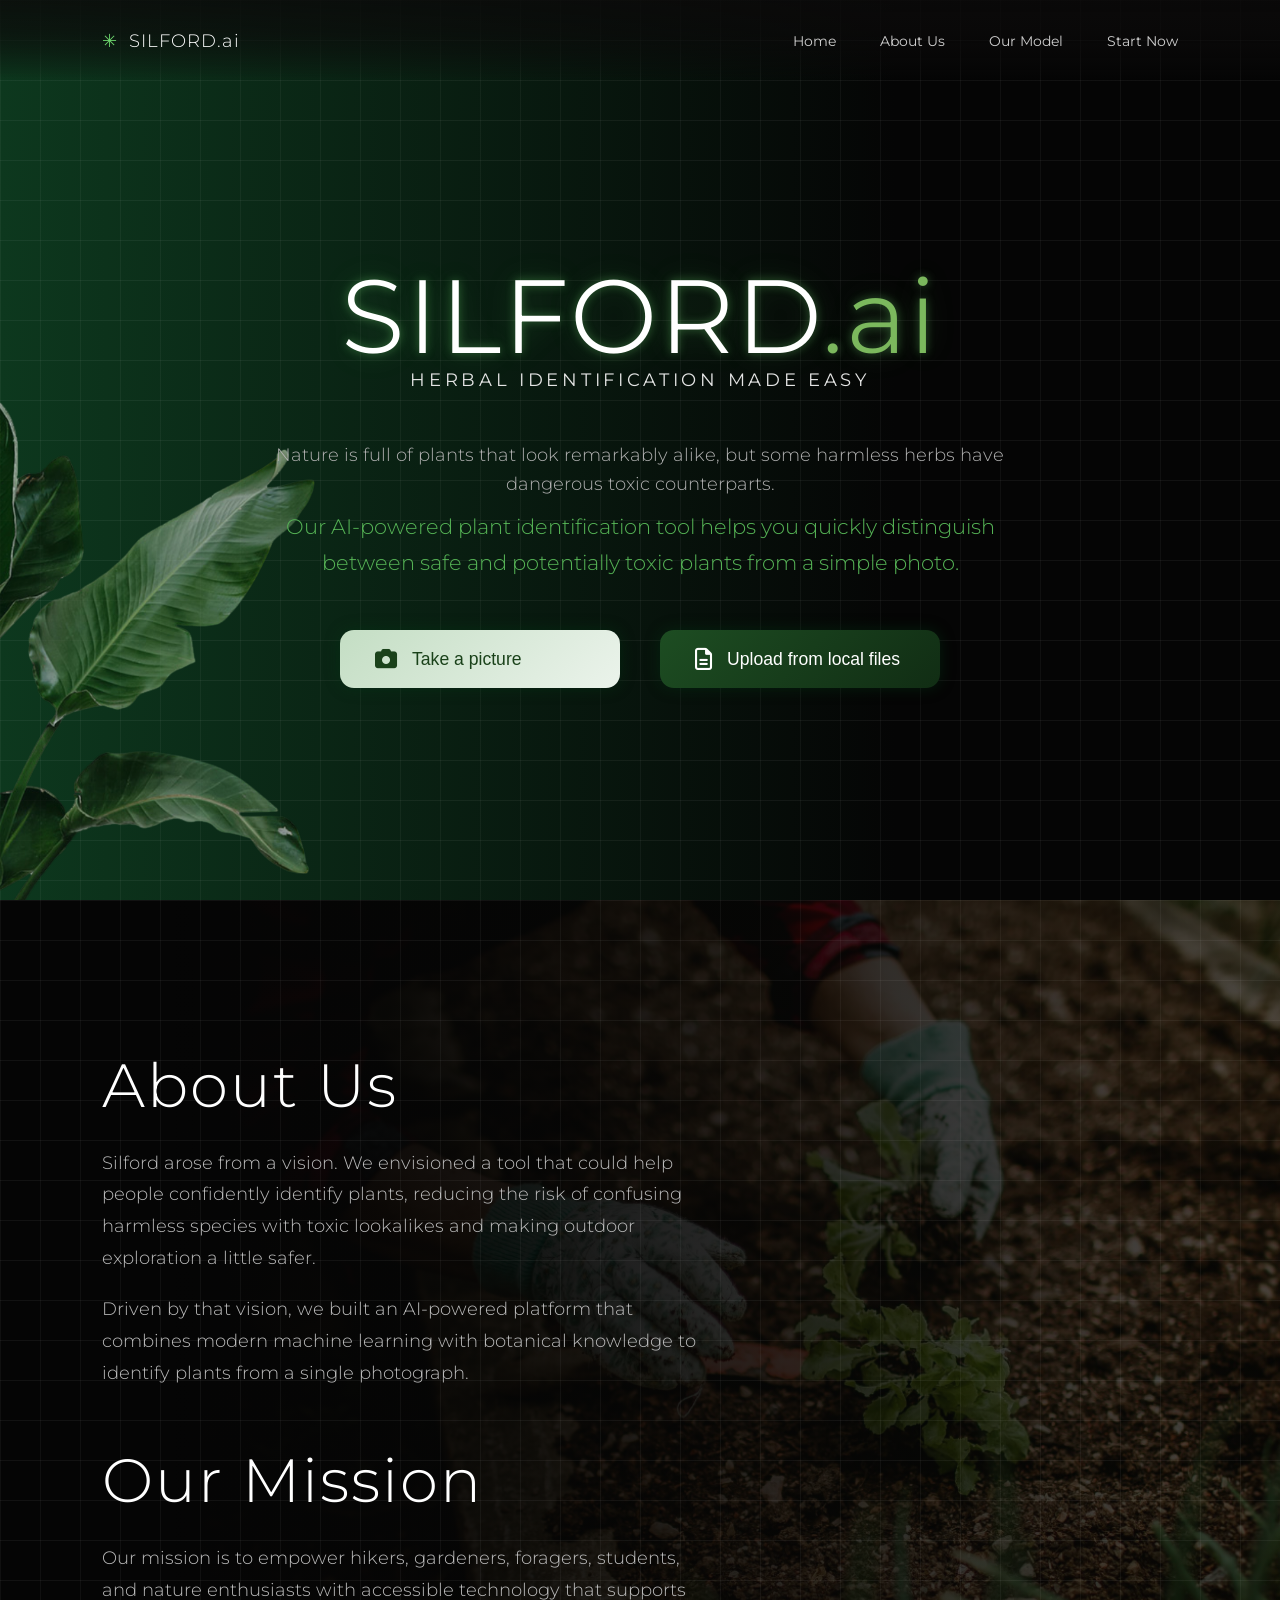
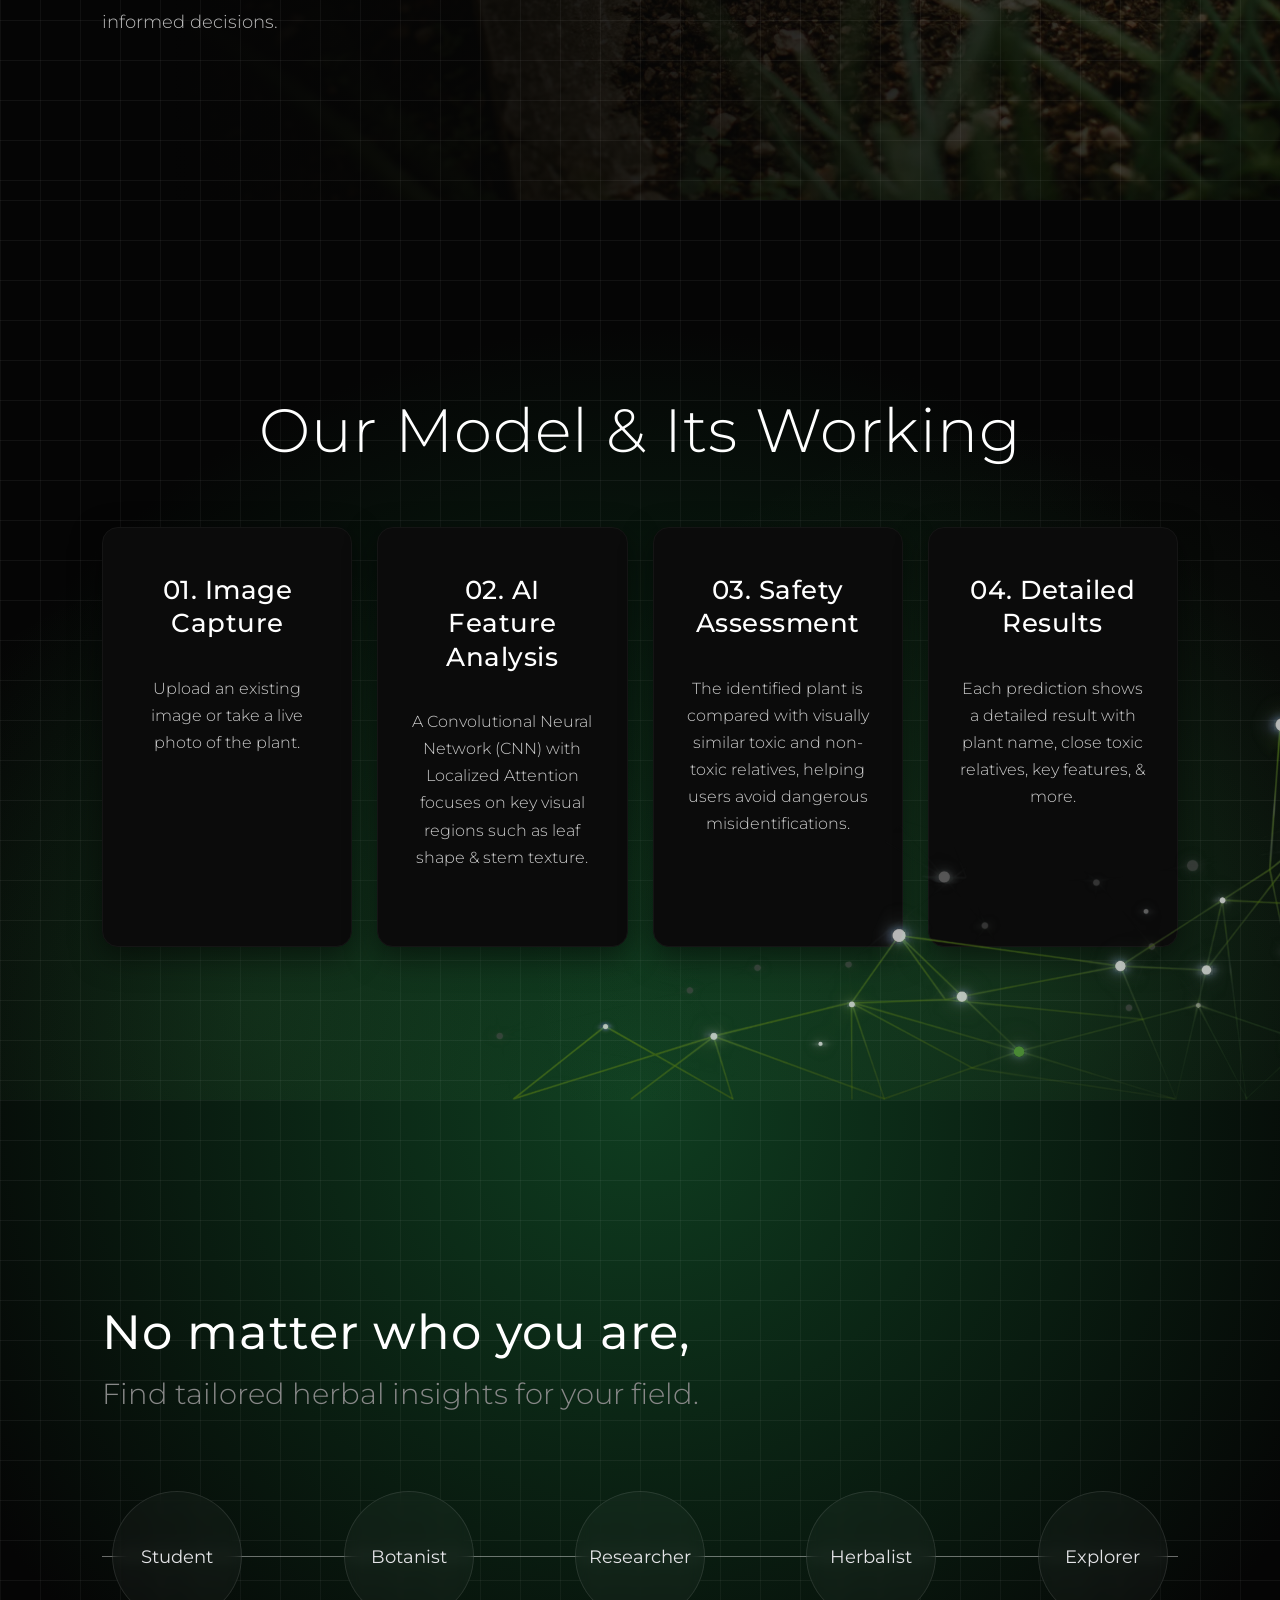
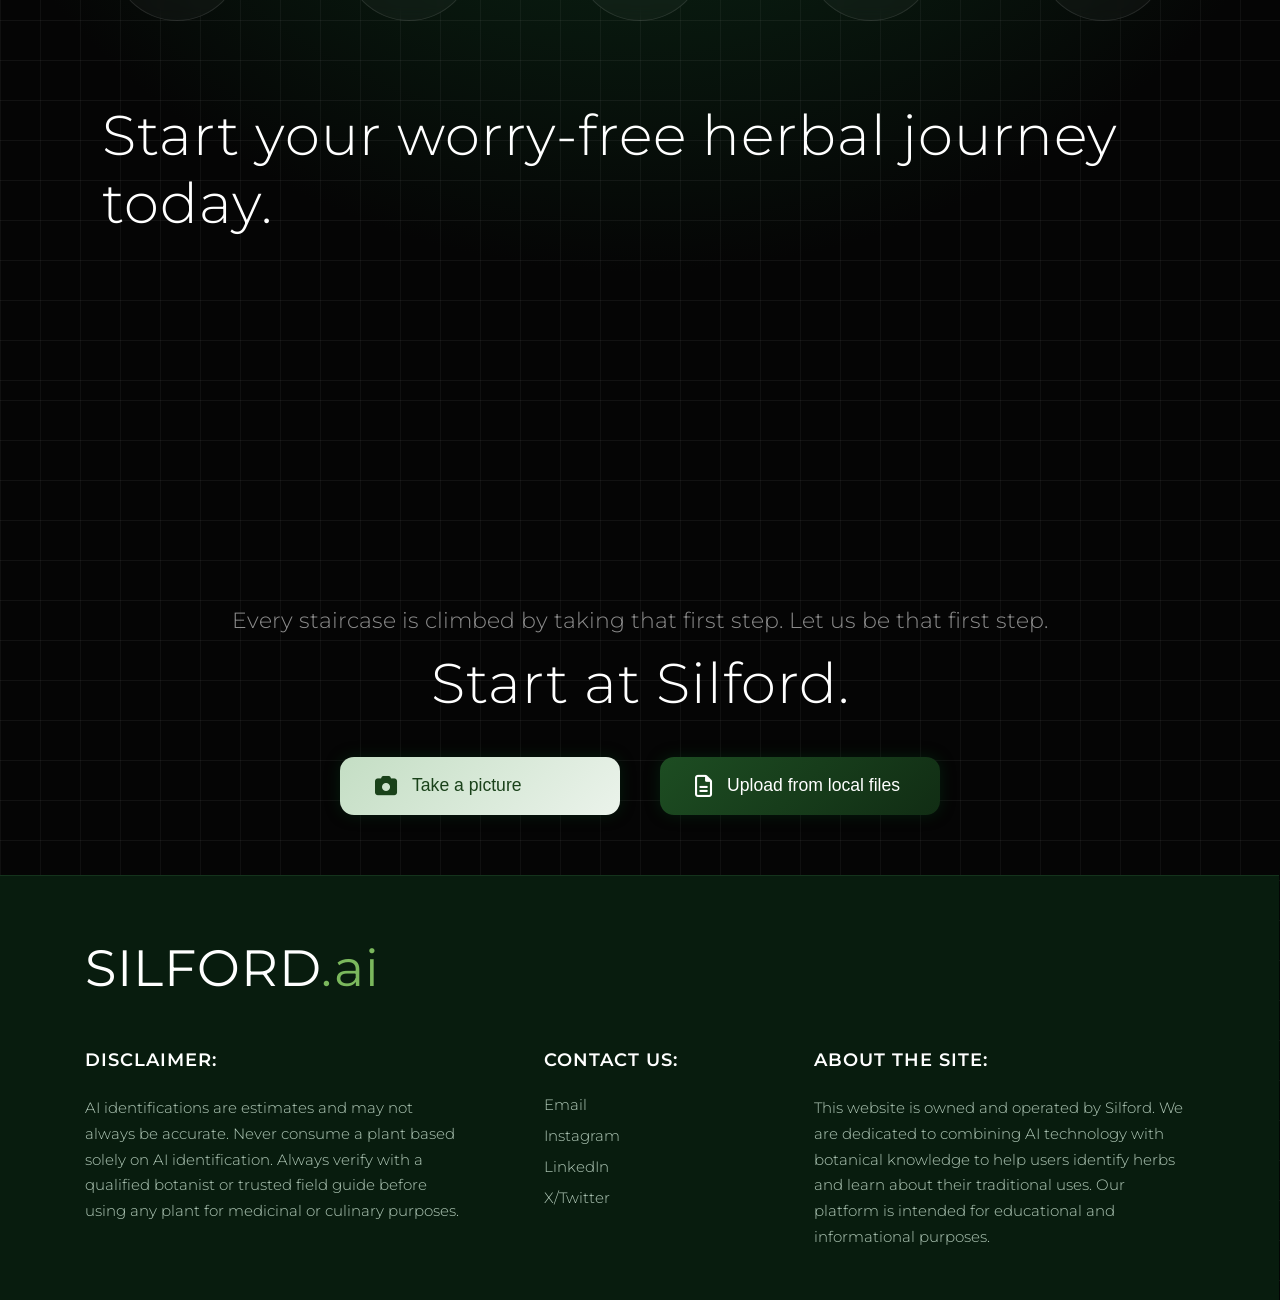
<file: index.html>
<!DOCTYPE html>
<html lang="en">
    <head>
        <meta charset="UTF-8">
        <meta name="viewport" content="width=device-width, initial-scale=1.0">
        <title>SILFORD.ai - Herbal Identification Made Easy</title>
        <link rel="stylesheet" href="designs.css">

        <link rel="preconnect" href="https://fonts.googleapis.com">
        <link rel="preconnect" href="https://fonts.gstatic.com" crossorigin>
        <link href="https://fonts.googleapis.com/css2?family=Montserrat:wght@300;400;500;600;700&display=swap" rel="stylesheet">
        <link rel="stylesheet" href="https://cdnjs.cloudflare.com/ajax/libs/font-awesome/6.4.0/css/all.min.css">
    </head>
    <body>


        <div id="landing-view">
            <header class="global-header">
                <div class="logo">
                    <span class="asterisk">✳</span> SILFORD.ai
                </div>

                <nav class="nav-links">
                    <!--USES ANCHOR LINKS FOR CLICK-SCROLLING TO RIGHT PANEL-->
                    <a href="#home">Home</a>
                    <a href="#about">About Us</a>
                    <a href="#model">Our Model</a>
                    <a href="#journey">Start Now</a>
                </nav>
            </header>

            <section id="home" class="hero-section panel">
                <div class="hero-content">
                    <h1 class="glow-title">SILFORD<span>.ai</span></h1>
                    <h2 class="subtitle">HERBAL IDENTIFICATION MADE EASY</h2>
                    
                    <p class="hero-description">
                        Nature is full of plants that look remarkably alike, but some harmless herbs have dangerous toxic counterparts. 
                        <span class="highlight-green">Our AI-powered plant identification tool helps you quickly distinguish between safe and potentially toxic plants from a simple photo.</span>
                    </p>

                    <div class="cta-container">
                        <div class= "camera-container">
                            <video class="camera-preview" autoplay playsinline></video>

                            <button type="button" class="btn btn-light-green capture-btn">
                                <i class="fa-solid fa-camera"></i> Take a picture
                            </button>
                            <canvas class="camera-canvas" style="display:none;"></canvas>
                        </div>
                        <button 
                            type="button" 
                            class="btn btn-dark-green upload-btn">

                            <i class="fa-regular fa-file-lines"></i>
                            Upload from local files
                        </button>
                        
                    </div>
                </div>
                <div class="leaf-overlay"></div> 
            </section>

            <section id="about" class="about-section panel">
                <div class="split-content-left">
                    <div class="text-block">
                        <h2>About Us</h2>
                        <p>Silford arose from a vision. We envisioned a tool that could help people confidently identify plants, reducing the risk of confusing harmless species with toxic lookalikes and making outdoor exploration a little safer.</p>
                        <p>Driven by that vision, we built an AI-powered platform that combines modern machine learning with botanical knowledge to identify plants from a single photograph.</p>
                    </div>
                    <div class="text-block">
                        <h2>Our Mission</h2>
                        <p>Our mission is to empower hikers, gardeners, foragers, students, and nature enthusiasts with accessible technology that supports informed decisions.</p>
                    </div>
                </div>
            </section>

            <section id="model" class="working-section panel">
                <h2 class="section-title-center">Our Model & Its Working</h2>
                
                <div class="cards-grid">
                    <div class="card c-1">
                        <h3>01. Image Capture</h3>
                        <p>Upload an existing image or take a live photo of the plant.</p>
                    </div>
                    <div class="card c-2">
                        <h3>02. AI Feature Analysis</h3>
                        <p>A Convolutional Neural Network (CNN) with Localized Attention focuses on key visual regions such as leaf shape & stem texture.</p>
                    </div>
                    <div class="card c-3">
                        <h3>03. Safety Assessment</h3>
                        <p>The identified plant is compared with visually similar toxic and non-toxic relatives, helping users avoid dangerous misidentifications.</p>
                    </div>
                    <div class="card c-4">
                        <h3>04. Detailed Results</h3>
                        <p>Each prediction shows a detailed result with plant name, close toxic relatives, key features, & more.</p>
                    </div>
                </div>
                <div class="neuron-overlay"></div> 
            </section>

            <section id="journey" class="journey-section panel">
                <div class="journey-content">
                    <h2>No matter who you are,</h2>
                    <p class="subheading">Find tailored herbal insights for your field.</p>
                    
                    <div class="timeline-container">
                        <div class="timeline-line"></div>
                        <div class="circle-node"><span>Student</span></div>
                        <div class="circle-node"><span>Botanist</span></div>
                        <div class="circle-node"><span>Researcher</span></div>
                        <div class="circle-node"><span>Herbalist</span></div>
                        <div class="circle-node"><span>Explorer</span></div>
                    </div>

                    <div class="journey-footer-text">
                        <h3>Start your worry-free herbal journey today.</h3>
                    </div>
                </div>
            </section>

            <section class="footer-section panel">
                <div class="pre-footer-cta">
                    <p>Every staircase is climbed by taking that first step. Let us be that first step.</p>
                    <h3>Start at Silford.</h3>
                    
                    <div class="cta-container central">
                        <div class="camera-container">
                            <video class="camera-preview" autoplay playsinline></video>

                            <button type="button"  class="btn btn-light-green capture-btn">
                                <i class="fa-solid fa-camera"></i> Take a picture
                            </button>
                            <canvas class="camera-canvas" style="display:none;"></canvas>
                        </div>
                        <button 
                            type="button" 
                            class="btn btn-dark-green upload-btn">

                            <i class="fa-regular fa-file-lines"></i>
                            Upload from local files
                        </button>                       
                    </div>
                </div>

                <footer class="main-footer">
                    <div class="footer-brand">
                        <h2 class="footer-logo">SILFORD<span>.ai</span></h2>
                    </div>
                    
                    <div class="footer-grid">
                        <div class="footer-col">
                            <h4>DISCLAIMER:</h4>
                            <p>AI identifications are estimates and may not always be accurate. Never consume a plant based solely on AI identification. Always verify with a qualified botanist or trusted field guide before using any plant for medicinal or culinary purposes.</p>
                        </div>
                        
                        <div class="footer-col">
                            <h4>CONTACT US:</h4>
                            <ul class="footer-links">
                                <li><a href="#">Email</a></li>
                                <li><a href="#">Instagram</a></li>
                                <li><a href="#">LinkedIn</a></li>
                                <li><a href="#">X/Twitter</a></li>
                            </ul>
                        </div>

                        <div class="footer-col">
                            <h4>ABOUT THE SITE:</h4>
                            <p>This website is owned and operated by Silford. We are dedicated to combining AI technology with botanical knowledge to help users identify herbs and learn about their traditional uses. Our platform is intended for educational and informational purposes.</p>
                        </div>
                    </div>
                </footer>
            </section>
        </div>

        <div id="prediction-view" class="tox-high" >
            <header class="global-header">
                <div class="logo">
                    <span class="asterisk">✳</span> SILFORD.ai
                </div>

                <nav class="nav-links">
                    <!--USES ANCHOR LINKS FOR CLICK-SCROLLING TO RIGHT PANEL-->
                    <a href="#predict-hero">Prediction</a>
                    <a href="#predict-details">About the Plant</a>
                    <a href="#mistakes-panel">Common Mistakes</a>
                    <a href="#medicinal-panel">Medicinal Uses</a>
                    <a href="#feature-analysis-panel">Features Detected</a>
                    <a href="#emergency-panel">Emergency</a>
                </nav>
            </header>

            <section class="panel predict-hero" id="predict-hero">
                <div class="predict-bg-hero" ></div>
                
                <div class="predict-header-content">
                    <h1 class="plant-name-title">FOXGLOVE</h1>
                    
                    <div class="meta-pills-row">
                        <div class="meta-pill">
                            <span class="pill-label">Scientific name:</span>
                            <div class="pill-value" id="plant-scientific">Digitalis purpurea</div>
                        </div>
                        <div class="meta-pill">
                            <span class="pill-label">Family name:</span>
                            <div class="pill-value" id="plant-family">Plantaginaceae</div>
                        </div>
                    </div>

                    <div class="toxicity-alert-box">
                        <div class="alert-left">
                            <i class="fa-solid fa-triangle-exclamation warning-icon"></i>
                            <span class="toxicity-keyword">TOXICITY:</span>
                        </div>
                        <div class="alert-center">
                            <h2 class="toxicity-level-text">Highly Toxic.</h2>
                            <p class="toxicity-subtext">Potentially fatal</p>
                        </div>
                        <div class="alert-right">
                            <h3>SYSTEMS AFFECTED:</h3>
                            <ul class="affected-systems-list">
                                <li>Cardiovascular/ Circulatory system</li>
                                <li>Nervous system</li>
                                <li>Digestive system</li>
                            </ul>
                        </div>
                    </div>

                    <p class="summary-disclaimer-text">Not to be ingested or touched; all parts are highly toxic and can lead to severe poisoning.</p>
                </div>
            </section>

            <section class="panel predict-details" id="predict-details">
                <div class="details-split-layout">
                    
                    <div class="left-side-cards">
                        <div class="detail-card info-card-box">
                            <h3>Key Constituents:</h3>
                            <ul class="constituents-list">
                                <li>Digoxin (Cardiac glycoside)</li>
                                <li>Digitoxin (Cardiac glycoside)</li>
                                <li>Digitalin</li>
                                <li>Gitoxin (Glycoside)</li>
                                <li>Gitaloxin (Glycoside)</li>
                                <li>Flavonoids</li>
                                <li>Saponins</li>
                                <li>Anthraquinones</li>
                            </ul>
                        </div>

                        <div class="detail-card info-card-box">
                            <h3>Effects on body:</h3>
                            <div class="effects-box">
                                <h4 class="effect-heading">Gastrointestinal Effects</h4>
                                <ul class="effects-list">
                                    <li><strong>Severe Nausea</strong> and intense feeling of sickness.</li>
                                    <li><strong>Violent Vomiting</strong> that resists standard medication.</li>
                                    <li><strong>Abdominal Pain</strong> and severe cramping.</li>
                                </ul>

                                <h4 class="effect-heading">Cardiovascular Effects</h4>
                                <ul class="effects-list">
                                    <li><strong>Extreme Bradycardia</strong> where pulse drops dangerously low.</li>
                                    <li><strong>Irregular Pulse</strong>, heart skips beat or feels fluttering.</li>
                                    <li><strong>Hypotension</strong>, blood pressure dropping sharply, causing fainting.</li>
                                </ul>

                            </div>
                        </div>
                    </div>

                    <div class="right-side-main large-box">
                        
                        <div class="toxic-parts-wrapper info-card-box">
                            <h2>Toxic Parts:</h2>
                            <div class="part-entry">
                                <h3 class="part-title">Leaves</h3>
                                <p>Contain the highest concentration of toxins, primarily <strong>digitoxin, digoxin</strong>, and <strong>gitaloxin</strong>.</p>
                            </div>
                            <div class="part-entry">
                                <h3 class="part-title">Seeds</h3>
                                <p>Highly concentrated with <strong>digitalin</strong> and other active glycosides, can be absorbed through skin.</p>
                            </div>
                            <div class="part-entry">
                                <h3 class="part-title">Flowers & Buds</h3>
                                <p>Contain significant amounts of <strong>gitoxin</strong> and <strong>digitoxin</strong>, along with toxic saponins.</p>
                            </div>
                            <div class="danger-banner-note">
                            All parts of the foxglove plant <em>(Digitalis purpurea)</em> are <span class="danger-text-highlight">highly toxic</span> and potentially fatal if ingested or handled improperly.
                            </div>
                        </div>

                        <div class="safety-card-box info-card-box">
                            <h2>Handling safety:</h2>
                            <ul class="safety-steps-list">
                                <li><strong>Wear protective clothing</strong> to avoid skin contact with sap.</li>
                                <li>Use <strong>thick rubber</strong> or gardening gloves that are <strong>waterproof</strong>.</li>
                                <li>Protect face, nose, and mouth while handling the plant. <strong>Do not touch face.</strong></li>
                                <li><strong>Always wash hands, forearms</strong> thoroughly with soap after handling.</li>
                                <li><strong>Do not burn</strong> any part of the plant. Can lead to respiratory poisoning.</li>
                            </ul>
                        </div>

                    </div>

                </div>
            </section>


            <section class="panel mistakes-panel" id="mistakes-panel">
                <h2 class="center-section-title">Commonly mistaken for:</h2>
                
                <div class="carousel-cards-container">
                    <button type="button"  class="carousel-arrow left-arrow"><i class="fa-solid fa-chevron-left"></i></button>
                    
                    <div class="mistake-grid-wrapper">
                        <div class="mistake-track">
                            <div class="mistake-thumb-card" data-image="img-assets/delphidium-1.jpg">
                                <span class="badge badge-high">Highly Toxic</span>
                                <div class="mistake-texts">
                                    <h3>Delphinium</h3>
                                    <p>Spurred, five-petaled flowers instead of foxglove's specked bells.</p>
                                </div>
                            </div>
                            <div class="mistake-thumb-card" data-image="img-assets/Penstemon-1.jpg">
                                <span class="badge badge-low">Not Toxic</span>
                                <div class="mistake-texts">
                                    <h3>Penstemon</h3>
                                    <p>Has smaller, narrower open-mouthed tubes in airy clusters.</p>
                                </div>
                            </div>
                            <div class="mistake-thumb-card" data-image="img-assets/Lupine-1.jpg">
                                <span class="badge badge-mid">Mildly Toxic</span>
                                <div class="mistake-texts">
                                    <h3>Lupine</h3>
                                    <p>Winged, pea-like flowers forming a stiff, pointed cone.</p>
                                </div>
                            </div>
                            <div class="mistake-thumb-card" data-image="img-assets/comfrey-1.jpg">
                                <span class="badge badge-mid">Mildly Toxic</span>
                                <div class="mistake-texts">
                                    <h3>Comfrey</h3>
                                    <p>Bears tiny clusters of fused bells on foliage, lacks foxglove's erect stems.</p>
                                </div>
                            </div>
                        </div>
                    </div>

                    <button type="button"  class="carousel-arrow right-arrow"><i class="fa-solid fa-chevron-right"></i></button>
                </div>
            </section>

            <section class="panel medicinal-panel" id="medicinal-panel">
                <div class="medicinal-card info-card-box">
                    <h2>Medicinal uses:</h2>
                    <p class="medicinal-intro">In modern medicine, raw plant is <strong>never used directly</strong> due to its extreme toxicity. Instead, pharmaceutical companies extract specific chemicals from the plant for use.</p>
                    
                    <div class="uses-columns">
                        <div class="use-block">
                            <h3>Congestive Heart Failure (CHF)</h3>
                            <p><strong>Digoxin</strong> is prescribed to manage symptoms in patients with mild-to-moderate heart failure.</p>
                        </div>
                        <div class="use-block">
                            <h3>Atrial Fibrillation and Flutter</h3>
                            <p>It is used for ventricular rate control in patients with chronic atrial fibrillation. It stabilizes the heart.</p>
                        </div>
                        <div class="use-block">
                            <h3>Atrial Fibrillation and Flutter</h3>
                            <p>It is used for ventricular rate control in patients with chronic atrial fibrillation. It stabilizes the heart.</p>
                        </div>
                    </div>

                    <div class="narrow-margin-pill">
                        Note: There is a very narrow difference between medicinal doses and toxic doses.
                    </div>
                </div>
            </section>

            <section class="panel feature-analysis-panel" id="feature-analysis-panel">
                <h2 class="panel-section-headline">Model's working</h2>
                
                <div class="analysis-card-box info-card-box">
                    <h3 class="analysis-subtitle">Features identified by the model</h3>
                    
                    <div class="features-text-grid">
                        <div class="feature-box">
                            <h4 class="feature-accent-heading">Shape</h4>
                            <p>Tubular, elongated bells or "thimbles" that dangle <strong>downward.</strong></p>
                        </div>
                        <div class="feature-box">
                            <h4 class="feature-accent-heading">Color</h4>
                            <p>Most commonly vibrant pink, lavender, or purple. Variants can be white, cream, or soft peach.</p>
                        </div>
                        <div class="feature-box">
                            <h4 class="feature-accent-heading">Stem and Stature</h4>
                            <p>The flower stalk is tall, reaching anywhere from <strong>3 to 6 feet.</strong> The stem is erect and covered in fine, downy hairs.</p>
                        </div>
                        <div class="feature-box">
                            <h4 class="feature-accent-heading">Arrangement</h4>
                            <p>Arranged on a tall, unbranched spike. Flowers typically cluster heavily on just <strong>one side of the stem.</strong></p>
                        </div>
                        <div class="feature-box">
                            <h4 class="feature-accent-heading">Interior Speckles</h4>
                            <p>The inside throat of the flower features a <strong>heavily spotted, mottled pattern </strong>(usually dark purple or burgundy spots ringed in white).</p>
                        </div>
                        <div class="feature-box">
                            <h4 class="feature-accent-heading">Leaves</h4>
                            <p>The leaves are noticeably <strong>crinkled, textured, and covered in soft, velvety hairs </strong>on both sides with serrated edges.</p>
                        </div>
                    </div>
                </div>

                <div class="feature-images-row">
                    <div class="img-square-card">
                        <div class="img-holder" data-image="img-assets/foxglove-stem.jpg"></div>
                        <p>Hairy, erect and sturdy stem</p>
                    </div>
                    <div class="img-square-card">
                        <div class="img-holder" data-image="img-assets/foxglove-zoomFlower.jpg"></div>
                        <p>Spotted bell like flowers in several colors</p>
                    </div>
                    <div class="img-square-card">
                        <div class="img-holder" data-image="img-assets/foxglove-wiltedFlowers.jpg"></div>
                        <p>Downward bended flowers in clusters</p>
                    </div>
                    <div class="img-square-card">
                        <div class="img-holder" data-image="img-assets/foxglove-leaves.jpg"></div>
                        <p>Crinkled, velvety leaves with serrated edges and hairy texture</p>
                    </div>
                </div>
                
            </section>

            <section class="panel emergency-panel" id="emergency-panel">
                <h2 class="panel-section-headline">In case of contact</h2>
                
                <div class="emergency-card-box info-card-box">
                    <h3 class="center-box-sub-title">In case of contact with plant</h3>
                    
                    <div class="emergency-three-col-layout">
                        <div class="emergency-col">
                            <h4>If Ingested</h4>
                            <ul>
                                <li><strong>Call emergency services immediately.</strong></li>
                                <li>Do not induce vomiting unless instructed.</li>
                                <li>Wipe the mouth clean with a wet cloth.</li>
                            </ul>
                        </div>
                        <div class="emergency-col">
                            <h4>If touched</h4>
                            <ul>
                                <li><strong>Wash skin immediately</strong> with plenty of soap.</li>
                                <li>Scrub under fingernails to remove residue.</li>
                                <li>Lunder all clothing that contacted plant.</li>
                            </ul>
                        </div>
                        <div class="emergency-col">
                            <h4>If Ingested by pets</h4>
                            <ul>
                                <li><strong>Call a vet immediately</strong> or contact emergency.</li>
                                <li>Do not induce vomiting unless verified.</li>
                                <li>Remove plant pieces gently from mouth.</li>
                            </ul>
                        </div>
                    </div>

                    <div class="narrow-margin-pill center-text">
                        If contact is suspected or symptoms appear, seek medical care immediately.
                    </div>
                </div>
                <button id="back-home">
                    <span>←</span>
                    Back Home
                </button>
            </section>

            
            <footer class="main-footer2">
                <div class="footer-brand">
                    <h2 class="footer-logo">SILFORD<span>.ai</span></h2>
                </div>
                
                <div class="footer-grid">
                    <div class="footer-col">
                        <h4>DISCLAIMER:</h4>
                        <p>AI identifications are estimates and may not always be accurate. Never consume a plant based solely on AI identification. Always verify with a qualified botanist or trusted field guide before using any plant for medicinal or culinary purposes.</p>
                    </div>
                    
                    <div class="footer-col">
                        <h4>CONTACT US:</h4>
                        <ul class="footer-links">
                            <li><a href="#">Email</a></li>
                            <li><a href="#">Instagram</a></li>
                            <li><a href="#">LinkedIn</a></li>
                            <li><a href="#">X/Twitter</a></li>
                        </ul>
                    </div>

                    <div class="footer-col">
                        <h4>ABOUT THE SITE:</h4>
                        <p>This website is owned and operated by Silford. We are dedicated to combining AI technology with botanical knowledge to help users identify herbs and learn about their traditional uses. Our platform is intended for educational and informational purposes.</p>
                    </div>
                </div>
            </footer>

        </div>
        <div class="not-a-plant">
            <div class="not-a-plant-box">
                <h1 class="not-plant-title">Plant can not be detected.</h1>
                <p>Please upload image of the plant again. Make sure the plant is clearly visible.</p>

                <div class="cta-container central">
                    <div class="camera-container">
                        <video class="camera-preview" autoplay playsinline></video>

                        <button type="button"  class="btn btn-light-green capture-btn">
                            <i class="fa-solid fa-camera"></i> Take a picture
                        </button>
                        <canvas class="camera-canvas" style="display:none;"></canvas>
                    </div>
                    <button 
                        type="button" 
                        class="btn btn-dark-green upload-btn">

                        <i class="fa-regular fa-file-lines"></i>
                        Upload from local files
                    </button>
                </div>
            </div>
        </div>



        <input 
        type="file" 
        id="image-upload" 
        accept="image/*"
        style="display:none;">

        <script src="functions.js"></script>
    </body>
    
    
</html>
</file>
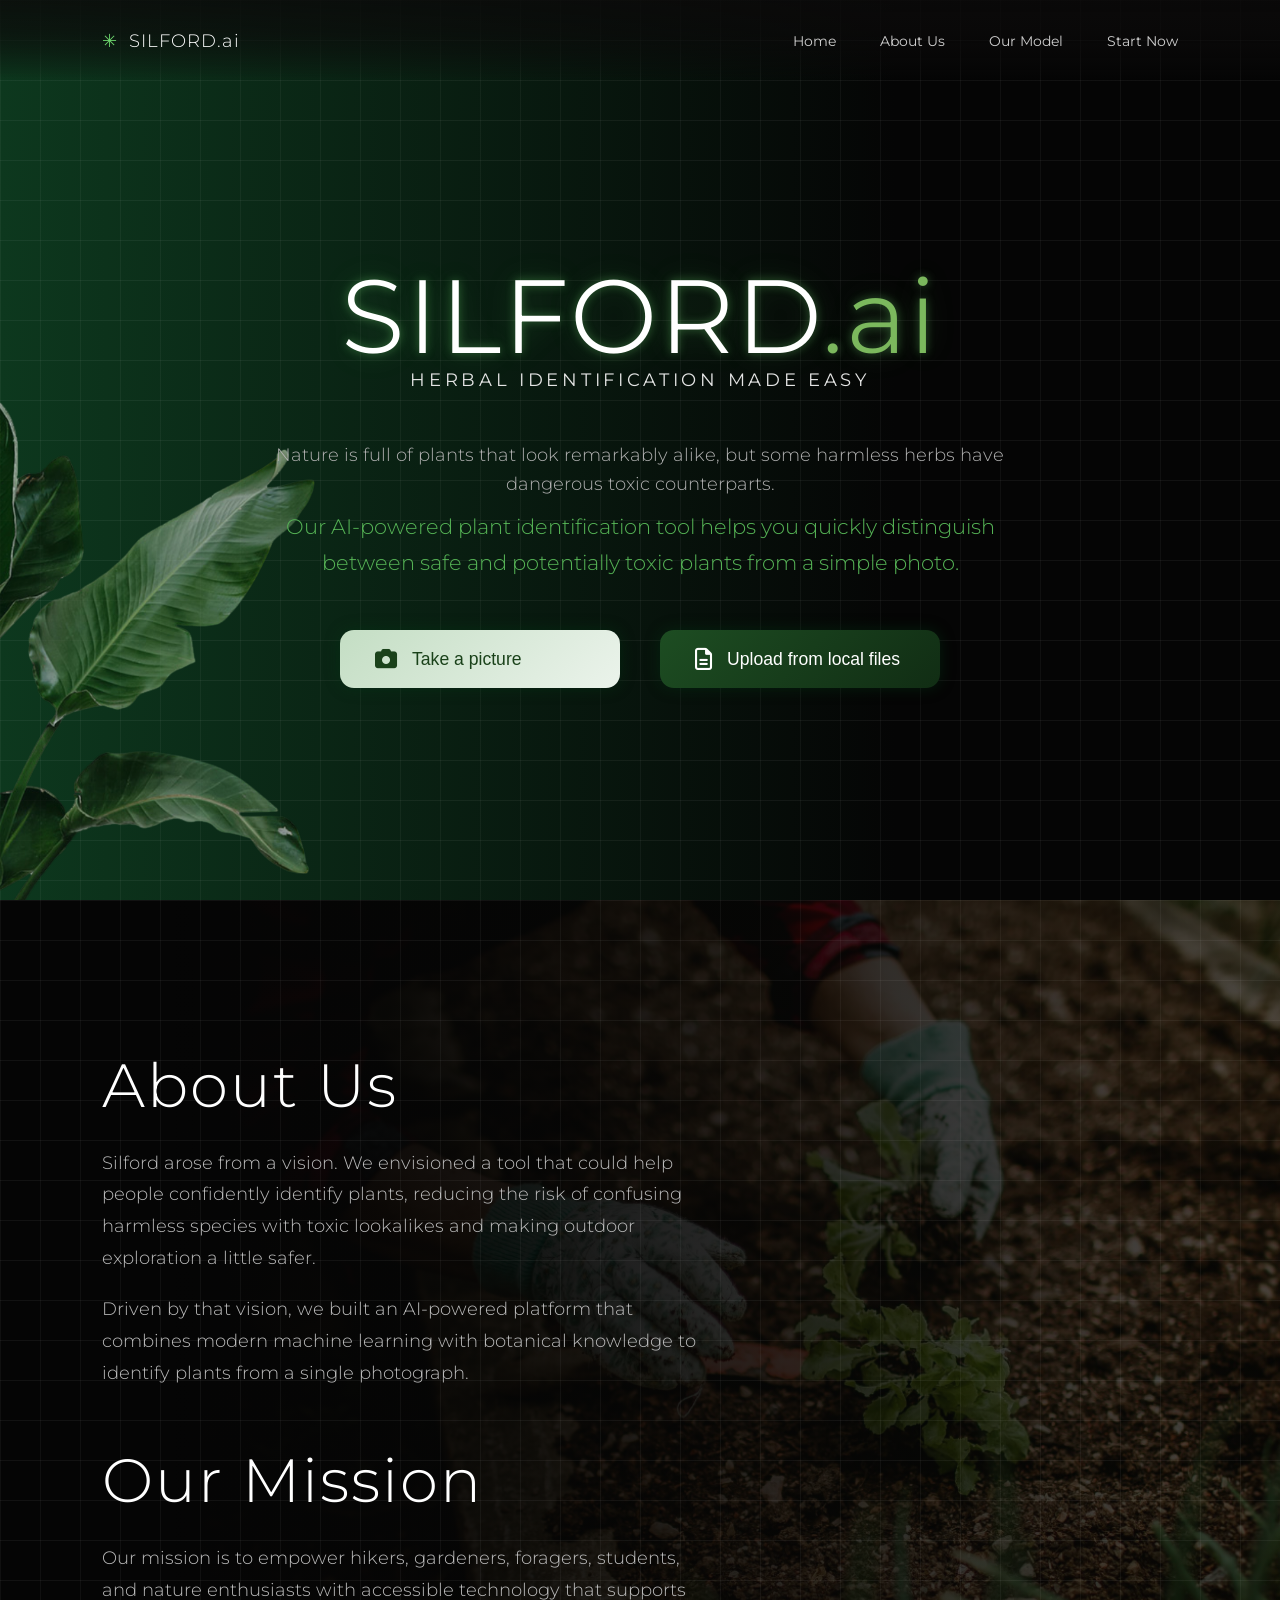
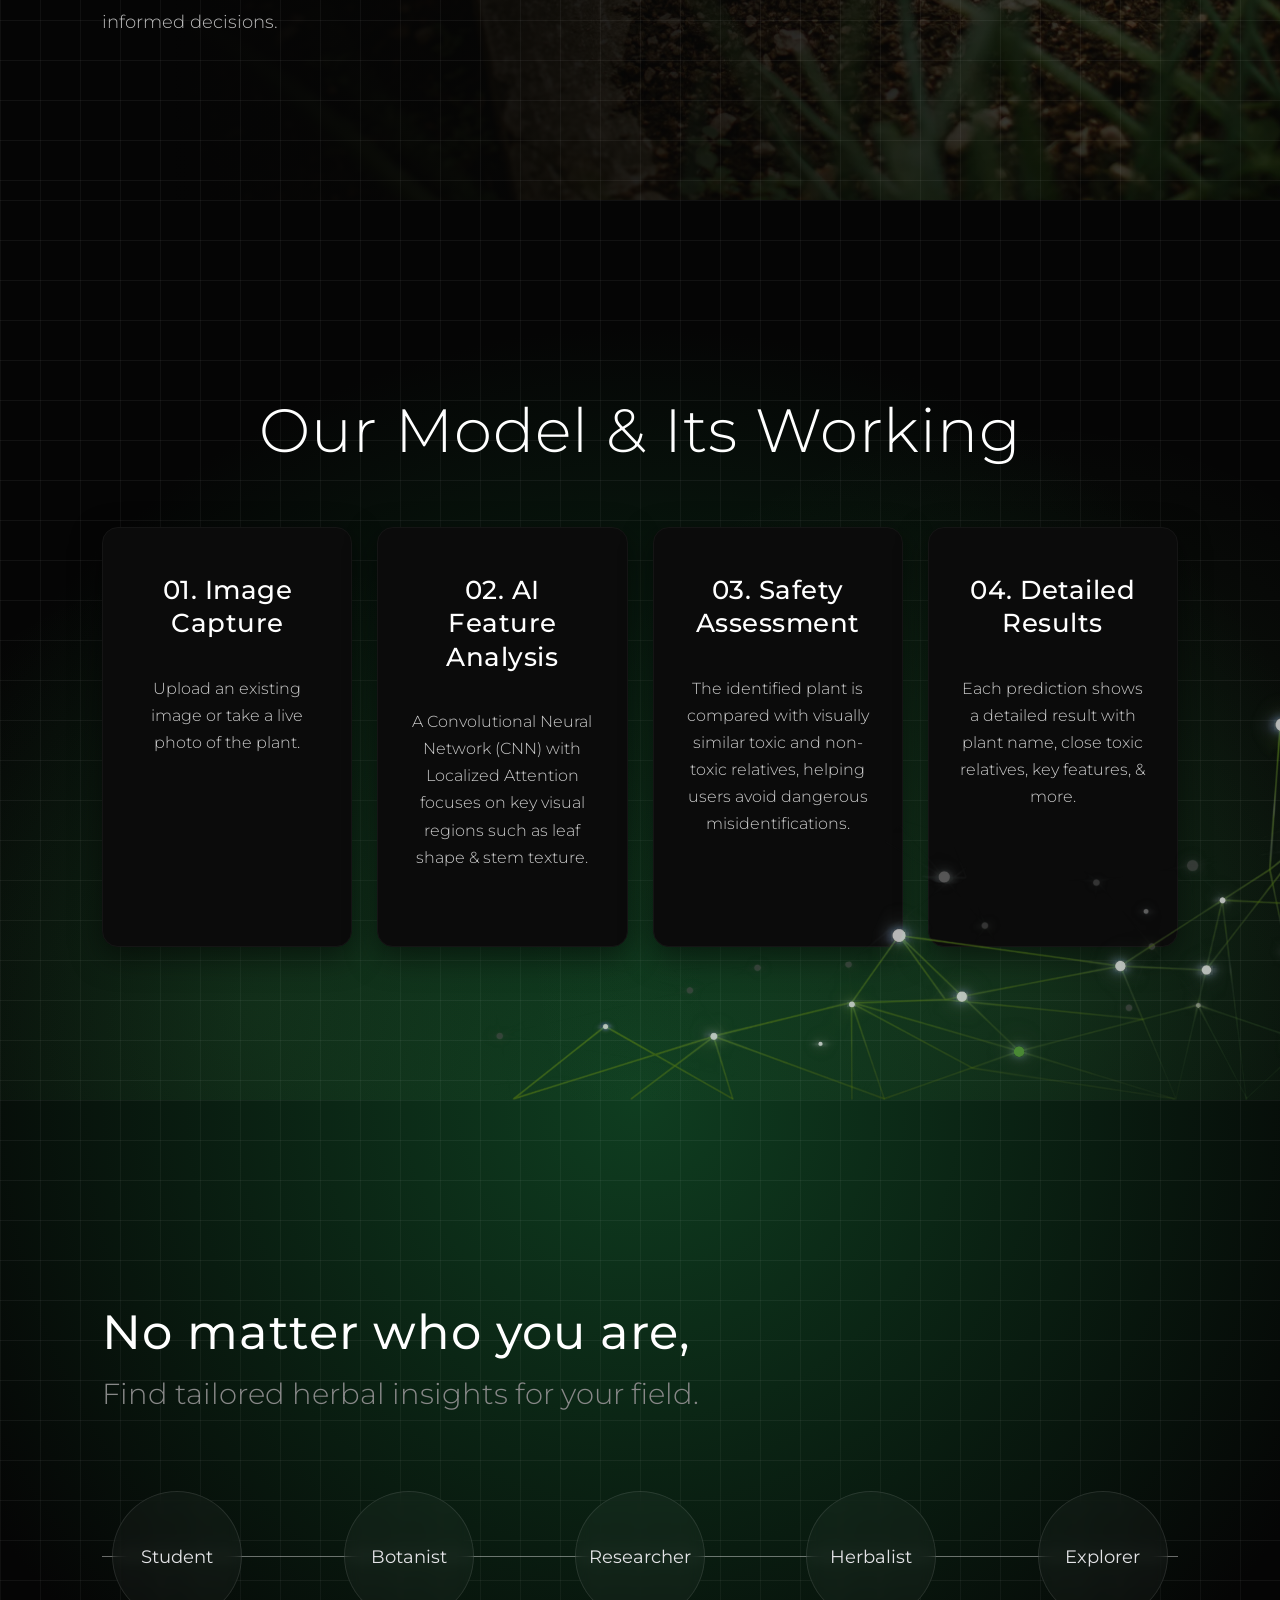
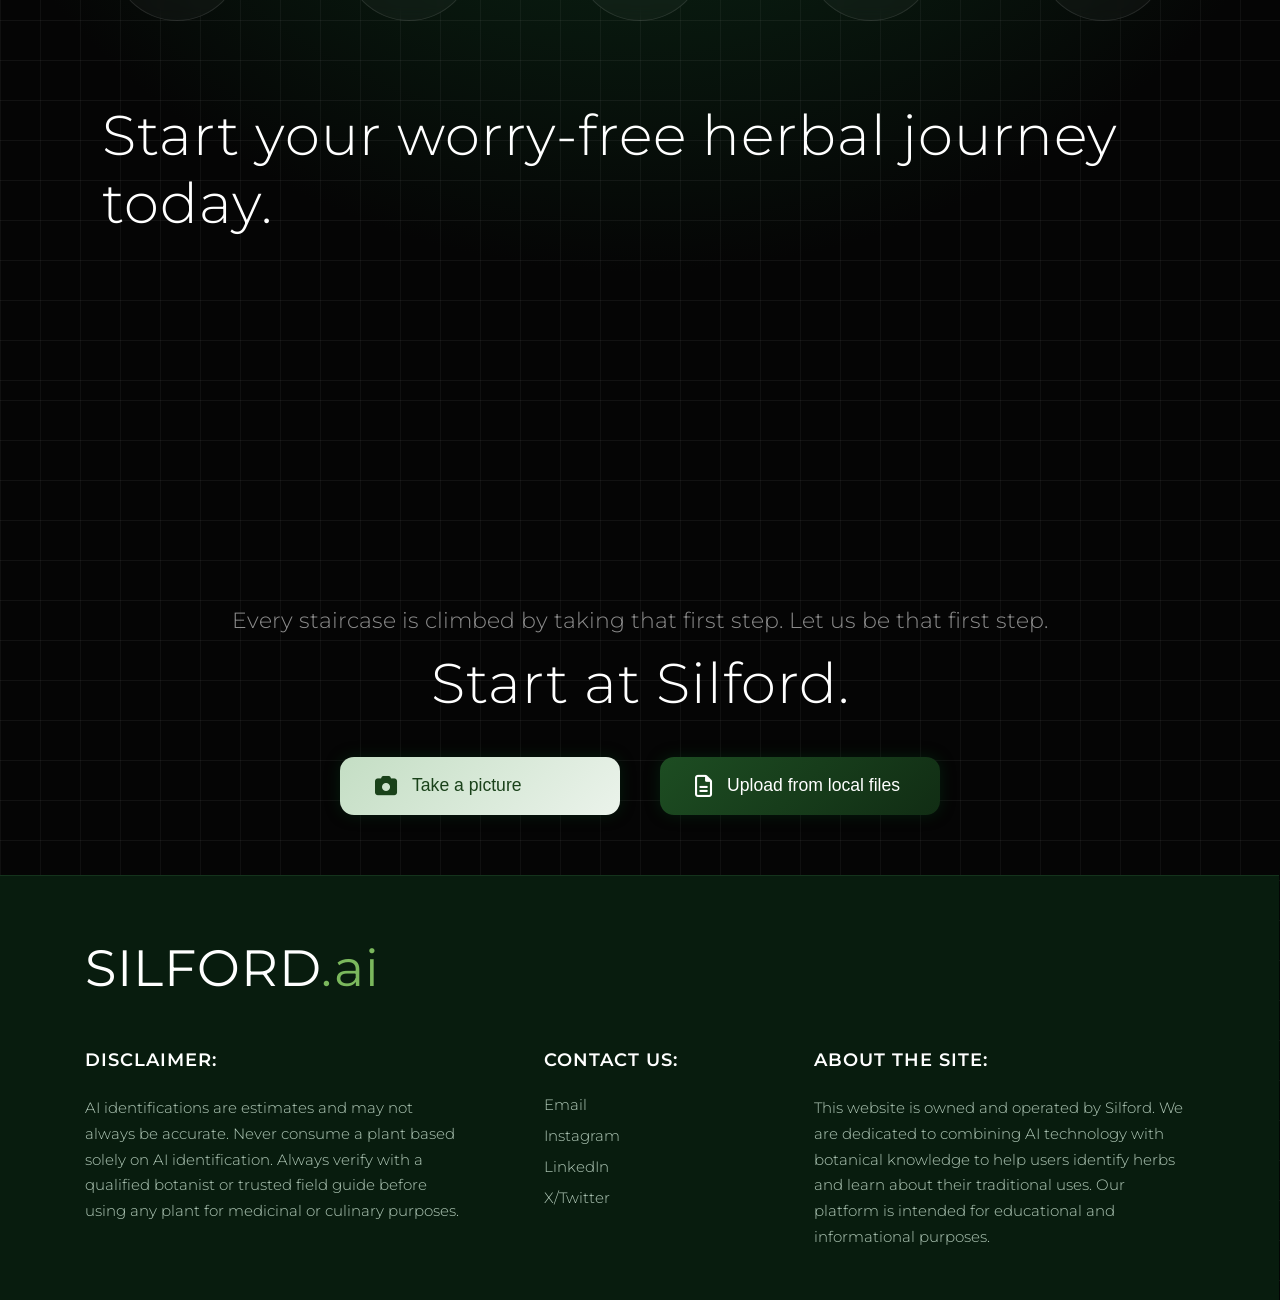
<file: structure.html>
<!DOCTYPE html>
<html lang="en">
    <head>
        <meta charset="UTF-8">
        <meta name="viewport" content="width=device-width, initial-scale=1.0">
        <title>SILFORD.ai - Herbal Identification Made Easy</title>
        <link rel="stylesheet" href="designs.css">

        <link rel="preconnect" href="https://fonts.googleapis.com">
        <link rel="preconnect" href="https://fonts.gstatic.com" crossorigin>
        <link href="https://fonts.googleapis.com/css2?family=Montserrat:wght@300;400;500;600;700&display=swap" rel="stylesheet">
        <link rel="stylesheet" href="https://cdnjs.cloudflare.com/ajax/libs/font-awesome/6.4.0/css/all.min.css">
    </head>
    <body>


        <div id="landing-view">
            <header class="global-header">
                <div class="logo">
                    <span class="asterisk">✳</span> SILFORD.ai
                </div>

                <nav class="nav-links">
                    <!--USES ANCHOR LINKS FOR CLICK-SCROLLING TO RIGHT PANEL-->
                    <a href="#home">Home</a>
                    <a href="#about">About Us</a>
                    <a href="#model">Our Model</a>
                    <a href="#journey">Start Now</a>
                </nav>
            </header>

            <section id="home" class="hero-section panel">
                <div class="hero-content">
                    <h1 class="glow-title">SILFORD<span>.ai</span></h1>
                    <h2 class="subtitle">HERBAL IDENTIFICATION MADE EASY</h2>
                    
                    <p class="hero-description">
                        Nature is full of plants that look remarkably alike, but some harmless herbs have dangerous toxic counterparts. 
                        <span class="highlight-green">Our AI-powered plant identification tool helps you quickly distinguish between safe and potentially toxic plants from a simple photo.</span>
                    </p>

                    <div class="cta-container">
                        <button type="button" class="btn btn-light-green">
                            <i class="fa-solid fa-camera"></i> Take a picture
                        </button>
                        <button 
                            type="button" 
                            class="btn btn-dark-green upload-btn">

                            <i class="fa-regular fa-file-lines"></i>
                            Upload from local files
                        </button>
                        
                    </div>
                </div>
                <div class="leaf-overlay"></div> 
            </section>

            <section id="about" class="about-section panel">
                <div class="split-content-left">
                    <div class="text-block">
                        <h2>About Us</h2>
                        <p>Silford arose from a vision. We envisioned a tool that could help people confidently identify plants, reducing the risk of confusing harmless species with toxic lookalikes and making outdoor exploration a little safer.</p>
                        <p>Driven by that vision, we built an AI-powered platform that combines modern machine learning with botanical knowledge to identify plants from a single photograph.</p>
                    </div>
                    <div class="text-block">
                        <h2>Our Mission</h2>
                        <p>Our mission is to empower hikers, gardeners, foragers, students, and nature enthusiasts with accessible technology that supports informed decisions.</p>
                    </div>
                </div>
            </section>

            <section id="model" class="working-section panel">
                <h2 class="section-title-center">Our Model & Its Working</h2>
                
                <div class="cards-grid">
                    <div class="card c-1">
                        <h3>01. Image Capture</h3>
                        <p>Upload an existing image or take a live photo of the plant.</p>
                    </div>
                    <div class="card c-2">
                        <h3>02. AI Feature Analysis</h3>
                        <p>A Convolutional Neural Network (CNN) with Localized Attention focuses on key visual regions such as leaf shape & stem texture.</p>
                    </div>
                    <div class="card c-3">
                        <h3>03. Safety Assessment</h3>
                        <p>The identified plant is compared with visually similar toxic and non-toxic relatives, helping users avoid dangerous misidentifications.</p>
                    </div>
                    <div class="card c-4">
                        <h3>04. Detailed Results</h3>
                        <p>Each prediction shows a detailed result with plant name, close toxic relatives, key features, & more.</p>
                    </div>
                </div>
                <div class="neuron-overlay"></div> 
            </section>

            <section id="journey" class="journey-section panel">
                <div class="journey-content">
                    <h2>No matter who you are,</h2>
                    <p class="subheading">Find tailored herbal insights for your field.</p>
                    
                    <div class="timeline-container">
                        <div class="timeline-line"></div>
                        <div class="circle-node"><span>Student</span></div>
                        <div class="circle-node"><span>Botanist</span></div>
                        <div class="circle-node"><span>Researcher</span></div>
                        <div class="circle-node"><span>Herbalist</span></div>
                        <div class="circle-node"><span>Explorer</span></div>
                    </div>

                    <div class="journey-footer-text">
                        <h3>Start your worry-free herbal journey today.</h3>
                    </div>
                </div>
            </section>

            <section class="footer-section panel">
                <div class="pre-footer-cta">
                    <p>Every staircase is climbed by taking that first step. Let us be that first step.</p>
                    <h3>Start at Silford.</h3>
                    
                    <div class="cta-container central">
                        <button type="button"  class="btn btn-light-green">
                            <i class="fa-solid fa-camera"></i> Take a picture
                        </button>
                        <button 
                            type="button" 
                            class="btn btn-dark-green upload-btn">

                            <i class="fa-regular fa-file-lines"></i>
                            Upload from local files
                        </button>                       
                    </div>
                </div>

                <footer class="main-footer">
                    <div class="footer-brand">
                        <h2 class="footer-logo">SILFORD<span>.ai</span></h2>
                    </div>
                    
                    <div class="footer-grid">
                        <div class="footer-col">
                            <h4>DISCLAIMER:</h4>
                            <p>AI identifications are estimates and may not always be accurate. Never consume a plant based solely on AI identification. Always verify with a qualified botanist or trusted field guide before using any plant for medicinal or culinary purposes.</p>
                        </div>
                        
                        <div class="footer-col">
                            <h4>CONTACT US:</h4>
                            <ul class="footer-links">
                                <li><a href="#">Email</a></li>
                                <li><a href="#">Instagram</a></li>
                                <li><a href="#">LinkedIn</a></li>
                                <li><a href="#">X/Twitter</a></li>
                            </ul>
                        </div>

                        <div class="footer-col">
                            <h4>ABOUT THE SITE:</h4>
                            <p>This website is owned and operated by Silford. We are dedicated to combining AI technology with botanical knowledge to help users identify herbs and learn about their traditional uses. Our platform is intended for educational and informational purposes.</p>
                        </div>
                    </div>
                </footer>
            </section>
        </div>

        <div id="prediction-view" class="tox-high" >
            <header class="global-header">
                <div class="logo">
                    <span class="asterisk">✳</span> SILFORD.ai
                </div>

                <nav class="nav-links">
                    <!--USES ANCHOR LINKS FOR CLICK-SCROLLING TO RIGHT PANEL-->
                    <a href="#predict-hero">Prediction</a>
                    <a href="#predict-details">About the Plant</a>
                    <a href="#mistakes-panel">Common Mistakes</a>
                    <a href="#medicinal-panel">Medicinal Uses</a>
                    <a href="#feature-analysis-panel">Features Detected</a>
                    <a href="#emergency-panel">Emergency</a>
                </nav>
            </header>

            <section class="panel predict-hero" id="predict-hero">
                <div class="predict-bg-hero" ></div>
                
                <div class="predict-header-content">
                    <h1 class="plant-name-title">FOXGLOVE</h1>
                    
                    <div class="meta-pills-row">
                        <div class="meta-pill">
                            <span class="pill-label">Scientific name:</span>
                            <div class="pill-value" id="plant-scientific">Digitalis purpurea</div>
                        </div>
                        <div class="meta-pill">
                            <span class="pill-label">Family name:</span>
                            <div class="pill-value" id="plant-family">Plantaginaceae</div>
                        </div>
                    </div>

                    <div class="toxicity-alert-box">
                        <div class="alert-left">
                            <i class="fa-solid fa-triangle-exclamation warning-icon"></i>
                            <span class="toxicity-keyword">TOXICITY:</span>
                        </div>
                        <div class="alert-center">
                            <h2 class="toxicity-level-text">Highly Toxic.</h2>
                            <p class="toxicity-subtext">Potentially fatal</p>
                        </div>
                        <div class="alert-right">
                            <h3>SYSTEMS AFFECTED:</h3>
                            <ul class="affected-systems-list">
                                <li>Cardiovascular/ Circulatory system</li>
                                <li>Nervous system</li>
                                <li>Digestive system</li>
                            </ul>
                        </div>
                    </div>

                    <p class="summary-disclaimer-text">Not to be ingested or touched; all parts are highly toxic and can lead to severe poisoning.</p>
                </div>
            </section>

            <section class="panel predict-details" id="predict-details">
                <div class="details-split-layout">
                    
                    <div class="left-side-cards">
                        <div class="detail-card info-card-box">
                            <h3>Key Constituents:</h3>
                            <ul class="constituents-list">
                                <li>Digoxin (Cardiac glycoside)</li>
                                <li>Digitoxin (Cardiac glycoside)</li>
                                <li>Digitalin</li>
                                <li>Gitoxin (Glycoside)</li>
                                <li>Gitaloxin (Glycoside)</li>
                                <li>Flavonoids</li>
                                <li>Saponins</li>
                                <li>Anthraquinones</li>
                            </ul>
                        </div>

                        <div class="detail-card info-card-box">
                            <h3>Effects on body:</h3>
                            <div class="effects-box">
                                <h4 class="effect-heading">Gastrointestinal Effects</h4>
                                <ul class="effects-list">
                                    <li><strong>Severe Nausea</strong> and intense feeling of sickness.</li>
                                    <li><strong>Violent Vomiting</strong> that resists standard medication.</li>
                                    <li><strong>Abdominal Pain</strong> and severe cramping.</li>
                                </ul>

                                <h4 class="effect-heading">Cardiovascular Effects</h4>
                                <ul class="effects-list">
                                    <li><strong>Extreme Bradycardia</strong> where pulse drops dangerously low.</li>
                                    <li><strong>Irregular Pulse</strong>, heart skips beat or feels fluttering.</li>
                                    <li><strong>Hypotension</strong>, blood pressure dropping sharply, causing fainting.</li>
                                </ul>

                            </div>
                        </div>
                    </div>

                    <div class="right-side-main large-box">
                        
                        <div class="toxic-parts-wrapper info-card-box">
                            <h2>Toxic Parts:</h2>
                            <div class="part-entry">
                                <h3 class="part-title">Leaves</h3>
                                <p>Contain the highest concentration of toxins, primarily <strong>digitoxin, digoxin</strong>, and <strong>gitaloxin</strong>.</p>
                            </div>
                            <div class="part-entry">
                                <h3 class="part-title">Seeds</h3>
                                <p>Highly concentrated with <strong>digitalin</strong> and other active glycosides, can be absorbed through skin.</p>
                            </div>
                            <div class="part-entry">
                                <h3 class="part-title">Flowers & Buds</h3>
                                <p>Contain significant amounts of <strong>gitoxin</strong> and <strong>digitoxin</strong>, along with toxic saponins.</p>
                            </div>
                            <div class="danger-banner-note">
                            All parts of the foxglove plant <em>(Digitalis purpurea)</em> are <span class="danger-text-highlight">highly toxic</span> and potentially fatal if ingested or handled improperly.
                            </div>
                        </div>

                        <div class="safety-card-box info-card-box">
                            <h2>Handling safety:</h2>
                            <ul class="safety-steps-list">
                                <li><strong>Wear protective clothing</strong> to avoid skin contact with sap.</li>
                                <li>Use <strong>thick rubber</strong> or gardening gloves that are <strong>waterproof</strong>.</li>
                                <li>Protect face, nose, and mouth while handling the plant. <strong>Do not touch face.</strong></li>
                                <li><strong>Always wash hands, forearms</strong> thoroughly with soap after handling.</li>
                                <li><strong>Do not burn</strong> any part of the plant. Can lead to respiratory poisoning.</li>
                            </ul>
                        </div>

                    </div>

                </div>
            </section>


            <section class="panel mistakes-panel" id="mistakes-panel">
                <h2 class="center-section-title">Commonly mistaken for:</h2>
                
                <div class="carousel-cards-container">
                    <button type="button"  class="carousel-arrow left-arrow"><i class="fa-solid fa-chevron-left"></i></button>
                    
                    <div class="mistake-grid-wrapper">
                        <div class="mistake-track">
                            <div class="mistake-thumb-card" data-image="img-assets/delphidium-1.jpg">
                                <span class="badge badge-high">Highly Toxic</span>
                                <div class="mistake-texts">
                                    <h3>Delphinium</h3>
                                    <p>Spurred, five-petaled flowers instead of foxglove's specked bells.</p>
                                </div>
                            </div>
                            <div class="mistake-thumb-card" data-image="img-assets/Penstemon-1.jpg">
                                <span class="badge badge-low">Not Toxic</span>
                                <div class="mistake-texts">
                                    <h3>Penstemon</h3>
                                    <p>Has smaller, narrower open-mouthed tubes in airy clusters.</p>
                                </div>
                            </div>
                            <div class="mistake-thumb-card" data-image="img-assets/Lupine-1.jpg">
                                <span class="badge badge-mid">Mildly Toxic</span>
                                <div class="mistake-texts">
                                    <h3>Lupine</h3>
                                    <p>Winged, pea-like flowers forming a stiff, pointed cone.</p>
                                </div>
                            </div>
                            <div class="mistake-thumb-card" data-image="img-assets/comfrey-1.jpg">
                                <span class="badge badge-mid">Mildly Toxic</span>
                                <div class="mistake-texts">
                                    <h3>Comfrey</h3>
                                    <p>Bears tiny clusters of fused bells on foliage, lacks foxglove's erect stems.</p>
                                </div>
                            </div>
                        </div>
                    </div>

                    <button type="button"  class="carousel-arrow right-arrow"><i class="fa-solid fa-chevron-right"></i></button>
                </div>
            </section>

            <section class="panel medicinal-panel" id="medicinal-panel">
                <div class="medicinal-card info-card-box">
                    <h2>Medicinal uses:</h2>
                    <p class="medicinal-intro">In modern medicine, raw plant is <strong>never used directly</strong> due to its extreme toxicity. Instead, pharmaceutical companies extract specific chemicals from the plant for use.</p>
                    
                    <div class="uses-columns">
                        <div class="use-block">
                            <h3>Congestive Heart Failure (CHF)</h3>
                            <p><strong>Digoxin</strong> is prescribed to manage symptoms in patients with mild-to-moderate heart failure.</p>
                        </div>
                        <div class="use-block">
                            <h3>Atrial Fibrillation and Flutter</h3>
                            <p>It is used for ventricular rate control in patients with chronic atrial fibrillation. It stabilizes the heart.</p>
                        </div>
                        <div class="use-block">
                            <h3>Atrial Fibrillation and Flutter</h3>
                            <p>It is used for ventricular rate control in patients with chronic atrial fibrillation. It stabilizes the heart.</p>
                        </div>
                    </div>

                    <div class="narrow-margin-pill">
                        Note: There is a very narrow difference between medicinal doses and toxic doses.
                    </div>
                </div>
            </section>

            <section class="panel feature-analysis-panel" id="feature-analysis-panel">
                <h2 class="panel-section-headline">Model's working</h2>
                
                <div class="analysis-card-box info-card-box">
                    <h3 class="analysis-subtitle">Features identified by the model</h3>
                    
                    <div class="features-text-grid">
                        <div class="feature-box">
                            <h4 class="feature-accent-heading">Shape</h4>
                            <p>Tubular, elongated bells or "thimbles" that dangle <strong>downward.</strong></p>
                        </div>
                        <div class="feature-box">
                            <h4 class="feature-accent-heading">Color</h4>
                            <p>Most commonly vibrant pink, lavender, or purple. Variants can be white, cream, or soft peach.</p>
                        </div>
                        <div class="feature-box">
                            <h4 class="feature-accent-heading">Stem and Stature</h4>
                            <p>The flower stalk is tall, reaching anywhere from <strong>3 to 6 feet.</strong> The stem is erect and covered in fine, downy hairs.</p>
                        </div>
                        <div class="feature-box">
                            <h4 class="feature-accent-heading">Arrangement</h4>
                            <p>Arranged on a tall, unbranched spike. Flowers typically cluster heavily on just <strong>one side of the stem.</strong></p>
                        </div>
                        <div class="feature-box">
                            <h4 class="feature-accent-heading">Interior Speckles</h4>
                            <p>The inside throat of the flower features a <strong>heavily spotted, mottled pattern </strong>(usually dark purple or burgundy spots ringed in white).</p>
                        </div>
                        <div class="feature-box">
                            <h4 class="feature-accent-heading">Leaves</h4>
                            <p>The leaves are noticeably <strong>crinkled, textured, and covered in soft, velvety hairs </strong>on both sides with serrated edges.</p>
                        </div>
                    </div>
                </div>

                <div class="feature-images-row">
                    <div class="img-square-card">
                        <div class="img-holder" data-image="img-assets/foxglove-stem.jpg"></div>
                        <p>Hairy, erect and sturdy stem</p>
                    </div>
                    <div class="img-square-card">
                        <div class="img-holder" data-image="img-assets/foxglove-zoomFlower.jpg"></div>
                        <p>Spotted bell like flowers in several colors</p>
                    </div>
                    <div class="img-square-card">
                        <div class="img-holder" data-image="img-assets/foxglove-wiltedFlowers.jpg"></div>
                        <p>Downward bended flowers in clusters</p>
                    </div>
                    <div class="img-square-card">
                        <div class="img-holder" data-image="img-assets/foxglove-leaves.jpg"></div>
                        <p>Crinkled, velvety leaves with serrated edges and hairy texture</p>
                    </div>
                </div>
                
            </section>

            <section class="panel emergency-panel" id="emergency-panel">
                <h2 class="panel-section-headline">In case of contact</h2>
                
                <div class="emergency-card-box info-card-box">
                    <h3 class="center-box-sub-title">In case of contact with plant</h3>
                    
                    <div class="emergency-three-col-layout">
                        <div class="emergency-col">
                            <h4>If Ingested</h4>
                            <ul>
                                <li><strong>Call emergency services immediately.</strong></li>
                                <li>Do not induce vomiting unless instructed.</li>
                                <li>Wipe the mouth clean with a wet cloth.</li>
                            </ul>
                        </div>
                        <div class="emergency-col">
                            <h4>If touched</h4>
                            <ul>
                                <li><strong>Wash skin immediately</strong> with plenty of soap.</li>
                                <li>Scrub under fingernails to remove residue.</li>
                                <li>Lunder all clothing that contacted plant.</li>
                            </ul>
                        </div>
                        <div class="emergency-col">
                            <h4>If Ingested by pets</h4>
                            <ul>
                                <li><strong>Call a vet immediately</strong> or contact emergency.</li>
                                <li>Do not induce vomiting unless verified.</li>
                                <li>Remove plant pieces gently from mouth.</li>
                            </ul>
                        </div>
                    </div>

                    <div class="narrow-margin-pill center-text">
                        If contact is suspected or symptoms appear, seek medical care immediately.
                    </div>
                </div>
                <button type="button" id="back-home">
                    Back Home
                </button>
            </section>

            
            <footer class="main-footer2">
                <div class="footer-brand">
                    <h2 class="footer-logo">SILFORD<span>.ai</span></h2>
                </div>
                
                <div class="footer-grid">
                    <div class="footer-col">
                        <h4>DISCLAIMER:</h4>
                        <p>AI identifications are estimates and may not always be accurate. Never consume a plant based solely on AI identification. Always verify with a qualified botanist or trusted field guide before using any plant for medicinal or culinary purposes.</p>
                    </div>
                    
                    <div class="footer-col">
                        <h4>CONTACT US:</h4>
                        <ul class="footer-links">
                            <li><a href="#">Email</a></li>
                            <li><a href="#">Instagram</a></li>
                            <li><a href="#">LinkedIn</a></li>
                            <li><a href="#">X/Twitter</a></li>
                        </ul>
                    </div>

                    <div class="footer-col">
                        <h4>ABOUT THE SITE:</h4>
                        <p>This website is owned and operated by Silford. We are dedicated to combining AI technology with botanical knowledge to help users identify herbs and learn about their traditional uses. Our platform is intended for educational and informational purposes.</p>
                    </div>
                </div>
            </footer>

        </div>
        <div class="not-a-plant">
            <div class="not-a-plant-box">
                <h1 class="not-plant-title">Image uploaded is not of a plant.</h1>
                <p>Please upload the image of a plant again.</p>

                <div class="cta-container central">
                    <button type="button"  class="btn btn-light-green">
                        <i class="fa-solid fa-camera"></i> Take a picture
                    </button>
                    <button 
                        type="button" 
                        class="btn btn-dark-green upload-btn">

                        <i class="fa-regular fa-file-lines"></i>
                        Upload from local files
                    </button>
                </div>
            </div>
        </div>



        <input 
        type="file" 
        id="image-upload" 
        accept="image/*"
        style="display:none;">

        <script src="functions.js"></script>
    </body>
    
    
</html>
</file>
<file: designs.css>
/* ==========================================================================
   1. CORE VARIABLES & RESET
   ========================================================================== */

   /*SETS THE GLOBAL VARIABLES FOR USE*/
:root {
    --bg-black: #050505;
    --dark-green: #0a2412;
    --glow-green: #39ff14;
    --bright-green-glow: #52c41a;
    --text-white: #ffffff;
    --text-muted: #aaaaaa;
    --card-bg: #0b0b0b;
}

* {
    margin: 0;
    padding: 0;
    box-sizing: border-box;
}

html {
    scroll-behavior: smooth;
    /* CSS Snap Scroll configures smooth section mechanics */
    scroll-snap-type: y mandatory;
    font-family: 'Montserrat', sans-serif;
    color: var(--text-white);
    background-color: var(--bg-black);
}

/* ==========================================================================
   2. GLOBAL PANEL SNAPPING & LAYOUTS
   ========================================================================== */
.panel {
    width: 100%;
    min-height: 100vh;
    padding: 100px 8% 60px 8%;
    scroll-snap-align: start;
    display: flex;
    flex-direction: column;
    justify-content: center;
    position: relative;
    overflow: hidden;

    position: relative;
    overflow: hidden;
}

.panel::before {
    content: "";
    position: absolute;
    inset: 0;
    pointer-events: none;

    background-image:
        linear-gradient(rgba(255, 255, 255, 0.107) 1px, transparent 1px),
        linear-gradient(90deg, rgba(255, 255, 255, 0.089) 1px, transparent 1px);

    background-size: 40px 40px;

    opacity: .5;
}

.hero-content,
.split-content-left,
.cards-grid,
.journey-content,
.pre-footer-cta,
.main-footer {
    position: relative;
    z-index: 1;
}

/* Sticky Header styling */
.global-header {
    position: fixed;
    top: 0;
    left: 0;
    width: 100%;
    z-index: 1000;
    display: flex;
    justify-content: space-between;
    align-items: center;
    padding: 30px 8%;
    background: linear-gradient(to bottom, rgba(11, 10, 10, 0.85), 70%,transparent);
}

.global-header .logo {
    font-weight: 300;
    font-size: 1.1rem;
    letter-spacing: 1px;
}

.global-header .asterisk {
    color: #6ed66e;
    margin-right: 5px;
}

.global-header .nav-links a {
    color: var(--text-white);
    text-decoration: none;
    margin-left: 40px;
    font-size: 0.9rem;
    font-weight: 400;
    opacity: 0.8;
    transition: opacity 0.3s;
}

.global-header .nav-links a:hover {
    opacity: 1;
    border-bottom:1.7px solid var(--bright-green-glow);
}

/* ==========================================================================
   3. HERO SECTION (PANEL 1)
   ========================================================================== */
.hero-section {
    background: linear-gradient(to right, #0d381e 0%, var(--bg-black) 70%);
}

.hero-content {
    max-width: 850px;
    margin: 0 auto;
    text-align: center;
    z-index: 2;
}

.glow-title {
    font-size: 6.5rem;
    font-weight: 350;
    letter-spacing: 2px;
    color: var(--text-white);
    /* Custom Neon Glow Drop Shadows matching screen 1 */
    text-shadow: 0 0 10px rgba(110, 214, 110, 0.4), 
                 0 0 30px rgba(110, 214, 110, 0.2);
}

.glow-title span {
    color: #7bb85d;
}

.subtitle {
    font-size: 1.1rem;
    font-weight: 400;
    letter-spacing: 3.7px;
    margin-top: -10px;
    margin-bottom: 50px;
    color: #e5e5e5;
}

.hero-description {
    font-size: 1.1rem;
    line-height: 1.7;
    font-weight: 300;
    color: #b0b0b0;
    margin-bottom: 50px;
    padding: 0 30px;
}

.highlight-green {
    color: #55b255;
    display: block;
    margin-top: 10px;
    font-size: 1.3rem;
}

/* Action UI Buttons styling */
.cta-container {
    display: flex;
    align-items: flex-start;
    justify-content: center;
    gap: 40px;
    margin-top: 20px;
}

.cta-container.central {
    margin-bottom: 60px;
}

.camera-container {
    display: flex;
    flex-direction: column;
    align-items: center;
    gap: 15px;
}

.camera-preview {
    display:none;
    width:280px;
    aspect-ratio:4/3;
    object-fit:cover;
    border-radius:12px;
    border:2px solid rgba(255,255,255,.08);
    box-shadow:0 8px 20px rgba(0,0,0,.25);
}

.btn {
    display: inline-flex;
    align-items: center;
    gap: 15px;
    padding: 18px 35px;
    font-size: 1.1rem;
    font-weight: 500;
    border-radius: 14px;
    border: none;
    cursor: pointer;
    min-width: 280px;
    transition: transform 0.2s;
}

.btn:hover {
    transform: translateY(-2px);
}

.btn i {
    font-size: 1.4rem;
}

.btn-light-green {
    background: linear-gradient(135deg, #c4dec4 0%, #ebf3eb 100%);
    color: #1a421a;
    box-shadow: 0 0px 15px rgba(3, 63, 23, 0.4);
}

.btn-dark-green {
    background: linear-gradient(135deg, #1d4d22 0%, #112d14 100%);
    color: #ffffff;
    box-shadow: 0 0px 15px rgba(3, 63, 23, 0.4);
}

/* Foreground corner leaf structure visual mock helper */
.leaf-overlay {
    position: absolute;
    bottom: 0;
    left: 0;
    width: 550px;
    height: 500px;
    background-image: url('img-assets/greenplant-Photoroom.png'); 
    background-size: contain;
    background-repeat: no-repeat;
    opacity: 0.70;
    pointer-events: none;
    
}

/* ==========================================================================
   4. ABOUT & MISSION SECTION (PANEL 2)
   ========================================================================== */
.about-section {
    background: linear-gradient(to right, rgba(5,5,5,0.92) 40%, rgba(5,5,5,0.7) 100%), 
                url('img-assets/planting.png') no-repeat center right;
    background-size: cover;
}

.split-content-left {
    max-width: 600px;
    z-index: 2;
}

.text-block {
    margin-bottom: 55px;
}

.text-block h2 {
    font-size: 3.8rem;
    font-weight: 300;
    letter-spacing: 2px;
    margin-bottom: 25px;
}

.text-block p {
    font-size: 1.1rem;
    line-height: 1.8;
    color: #bbbbbb;
    font-weight: 300;
    margin-bottom: 20px;
}

/* ==========================================================================
   5. WORKING CARDS SECTION (PANEL 3)
   ========================================================================== */
.working-section {
    background-image:
        radial-gradient(circle at 80% 80%, rgba(110,214,110,0.1), transparent 40%),
        radial-gradient(circle at 20% 90%, rgba(110,214,110,0.08), transparent 35%),
        radial-gradient(circle at bottom center, #0f3d20, var(--bg-black) 70%);
}

.section-title-center {
    font-size: 3.8rem;
    font-weight: 300;
    text-align: center;
    margin-bottom: 60px;
    letter-spacing: 1px;
}

.cards-grid {
    display: grid;
    grid-template-columns: repeat(4, 1fr);
    gap: 25px;
    width: 100%;
}

.card {
    background-color: var(--card-bg);
    border: 1.5px solid #151515;
    border-radius: 16px;
    padding: 45px 30px;
    min-height: 420px;
    display: flex;
    flex-direction: column;
    justify-content: flex-start;
    box-shadow: 0 10px 30px rgba(0,0,0,0.5);
    transition: border-color 0.3s;
}

.card:hover {
    border-color: #25542b;
    box-shadow: 0 0px 20px rgba(14, 65, 15, 0.5);
}

.card h3 {
    font-size: 1.6rem;
    font-weight: 500;
    margin-bottom: 35px;
    line-height: 1.3;
    letter-spacing: 0.5px;
}

.card p {
    font-size: 1rem;
    line-height: 1.7;
    color: #cccccc;
    font-weight: 300;
}

/* Precise step title centering alignments on Cards 1,2,3,4 per mockup */
.cards-grid .card h3,
.cards-grid .card p{
    text-align: center;
}

.c-1{
    z-index: 2;
}
.c-2{
    z-index: 3;
}
.c-3{
    z-index: 4;
}
.c-4{
    z-index: 6;
}


.neuron-overlay{
    position: absolute;
    bottom: 0;
    left: 30%;
    width: 100%;
    height: 600px;
    background-image: url('img-assets/aiNN-Photoroom.png'); 
    background-size: contain;
    background-repeat: no-repeat;
    opacity: 0.70;
    pointer-events: none;
    z-index: 5;

}

/* ==========================================================================
   6. JOURNEY TIMELINE SECTION (PANEL 4)
   ========================================================================== */
.journey-section {
    background-image:
        radial-gradient(circle at top center, #0f3d20 0%, var(--bg-black) 70%),
        radial-gradient(circle at 80% 20%, rgba(110,214,110,0.1) 0%, transparent 40%),
        radial-gradient(circle at 20% 10%, rgba(110,214,110,0.08) 0%, transparent 35%);
    background-color: var(--bg-black);
    text-align: left;
}

.journey-content h2 {
    font-size: 3rem;
    font-weight: 450;
    margin-bottom: 15px;
    letter-spacing: 1px;
}

.journey-content .subheading {
    font-size: 1.8rem;
    font-weight: 300;
    color: #888888;
    margin-bottom: 70px;
}

/* Interactive Horizonal Connecting Node System */
.timeline-container {
    position: relative;
    display: flex;
    justify-content: space-between;
    align-items: center;
    margin: 80px 0;
    padding: 0 10px;
}

.timeline-line {
    position: absolute;
    top: 50%;
    left: 0;
    width: 100%;
    height: 1px;
    background-color: rgba(255,255,255,0.4);
    z-index: 1;
}

.circle-node {
    width: 130px;
    height: 130px;
    border-radius: 50%;
    /* background-color: var(--text-white); */
    background: rgba(255, 255, 255, 0.03);
    border: 1px solid rgba(255, 255, 255, 0.1);
    backdrop-filter: blur(8px);
    -webkit-backdrop-filter: blur(8px);
    color: #e4e4e7;
    display: flex;
    justify-content: center;
    align-items: center;
    font-size: 1.1rem;
    font-weight: 400;
    z-index: 2;
    
    position: relative;
    transition: all 0.3s ease;
    cursor: pointer;
}
.circle-node:hover{
    box-shadow: 0 0 30px rgba(110, 214, 110, 0.5); /* Outer neon halo vibe */
    color: #ffffff;
    transform: translateY(-4px);
    border-color: rgba(34, 197, 94 ,0.6);
    background: rgba(34, 197, 94 ,0.08);
}

.journey-footer-text {
    margin-top: 70px;
}



.journey-footer-text h3 {
    font-size: 3.5rem;
    font-weight: 300;
    letter-spacing: 1px;
}

/* ==========================================================================
   7. REPEAT CTA & FOOTER COMPONENT (PANEL 5)
   ========================================================================== */
.footer-section {
    background-color: var(--bg-black);
    justify-content: space-between;
    padding-bottom: 0; /* Align directly to screen base floor */
}

.pre-footer-cta {
    text-align: center;
    margin-top: auto;
    padding-top: 40px;
}

.pre-footer-cta p {
    font-size: 1.4rem;
    color: #8c8c8c;
    font-weight: 300;
    margin-bottom: 15px;
}

.pre-footer-cta h3 {
    font-size: 3.5rem;
    font-weight: 300;
    letter-spacing: 1px;
    margin-bottom: 40px;
}

/* Green Blocks base Container wrapper */
.main-footer {
    background-color: #081c0e;
    border-top: 1px solid #14331c;
    width: 100vw;
    margin-left: -9.6%;
    padding: 60px 8% 50px 8%;
    scroll-snap-align: end;
}

.main-footer2{
    background-color: #081c0e;
    width: 100%;
    margin-left: 0;
    padding: 60px 8% 50px;
    border-top: 1px solid #14331c;
    box-sizing: border-box;
    scroll-snap-align: end;
}

.footer-logo {
    font-size: 3.2rem;
    font-weight: 400;
    letter-spacing: 1px;
    margin-bottom: 50px;
    color: var(--text-white);
}

.footer-logo span {
    color: #7bb85d;
}

.footer-grid {
    display: grid;
    grid-template-columns: 2fr 1fr 2fr;
    gap: 80px;
}

.footer-col h4 {
    font-size: 1.1rem;
    font-weight: 600;
    letter-spacing: 1px;
    margin-bottom: 25px;
    color: var(--text-white);
}

.footer-col p {
    font-size: 0.95rem;
    line-height: 1.7;
    color: #b3cbba;
    font-weight: 300;
}

.footer-links {
    list-style: none;
}

.footer-links li {
    margin-bottom: 12px;
}

.footer-links a {
    color: #b3cbba;
    text-decoration: none;
    font-size: 0.95rem;
    font-weight: 300;
    transition: color 0.2s;
}

.footer-links a:hover {
    color: var(--text-white);
}

/* ==========================================================================
   8. MEDIA QUERIES FOR SCALABILITY
   ========================================================================== */
@media (max-width: 1200px) {
    .cards-grid {
        grid-template-columns: repeat(2, 1fr);
    }
    .circle-node {
        width: 100px;
        height: 100px;
        font-size: 0.9rem;
    }
}

@media (max-width: 768px) {
    .glow-title { font-size: 4rem; }
    .text-block h2 { font-size: 2.5rem; }
    .cards-grid { grid-template-columns: 1fr; }
    .footer-grid { grid-template-columns: 1fr; gap: 40px; }
    .timeline-container { flex-direction: column; gap: 20px; }
    .timeline-line { display: none; }
    .cta-container { flex-direction: column; gap: 15px; align-items: center; }
}








/* ==========================================================================
   9. PREDICTION VIEW ARCHITECTURE LAYOUTS
   ========================================================================== */
#prediction-view {
    width: 100%;
}

/* Hero Panel Image configuration style */
.predict-hero {
    position: relative;
    background-color: var(--bg-black);
    display: flex;
    justify-content: flex-end; /* Pushes meta boxes to page floor */
    padding-bottom: 40px;
}

.predict-bg-hero {
    background-image: linear-gradient(to bottom, rgba(5,5,5,0.1), #050505), url('img-assets/foxglove-pic.jpg');
    position: absolute;
    top: 0;
    left: 0;
    width: 100%;
    height: 70vh;
    background-size: cover;
    background-position: center;
    mask-image: linear-gradient(to bottom, black 60%, transparent 100%);
    -webkit-mask-image: linear-gradient(to bottom, black 60%, transparent 100%);
    z-index: 1;
}

.predict-header-content {
    z-index: 5;
    width: 100%;
    margin-top: 35vh;
}

.plant-name-title {
    font-size: 5rem;
    font-weight: 300;
    text-align: center;
    letter-spacing: 6px;
    text-transform: uppercase;
    margin-bottom: 30px;
}

/* Metadata pills layout */
.meta-pills-row {
    display: flex;
    justify-content: center;
    gap: 12rem;
    margin-bottom: 40px;
}

.meta-pill {
    text-align: center;
}

.meta-pill .pill-label {
    font-size: 1.2rem;
    font-weight: 370;
    color: var(--text-muted);
    display: block;
    margin-bottom: 10px;
}

.meta-pill .pill-value {
    background-color: rgba(255, 255, 255, 0.667);
    color: #111;
    padding: 12px 45px;
    border-radius: 30px;
    font-size: 1.2rem;
    font-weight: 500;
    backdrop-filter: blur(5px);
}
#plant-scientific{
    font-style: italic;
}

/* ==========================================================================
   10. TOXICITY ENGINE SYSTEM VARIABLES (RED / YELLOW / GREEN)
   ========================================================================== */
/* THEME A: HIGH TOXICITY (RED) */
#prediction-view.tox-high {
    --theme-glow: rgba(235, 94, 85, 0.5);
    --theme-border: #eb5e55;
    --theme-text: #eb5e55;
    --theme-bg-halo: radial-gradient(circle at center, rgba(235,94,85,0.06) 0%, transparent 70%);
}

/* THEME B: MEDIUM TOXICITY (YELLOW) */
#prediction-view.tox-mid {
    --theme-glow: rgba(243, 198, 35, 0.45);
    --theme-border: #f3c623;
    --theme-text: #f3c623;
    --theme-bg-halo: radial-gradient(circle at center, rgba(243,198,35,0.05) 0%, transparent 70%);
}

/* THEME C: LOW TOXICITY (GREEN) */
#prediction-view.tox-low {
    --theme-glow: rgba(46, 204, 113, 0.45);
    --theme-border: #2ecc71;
    --theme-text: #2ecc71;
    --theme-bg-halo: radial-gradient(circle at center, rgba(46,204,113,0.05) 0%, transparent 70%);
}

/* ==========================================================================
   11. DATA BOX DESIGN COMPONENTS
   ========================================================================== */
.toxicity-alert-box {
    border: 2.5px solid var(--theme-border);
    box-shadow: 0 0 30px var(--theme-glow);
    background-color: rgba(15, 15, 15, 0.85);
    border-radius: 20px;
    padding: 35px 50px;
    display: grid;
    grid-template-columns: 1.2fr 1.5fr 2fr;
    align-items: center;
    gap: 30px;
    width: 100%;
    margin-bottom: 25px;
    transition: all 0.5s ease;
}

.alert-left {
    display: flex;
    align-items: center;
    gap: 20px;
    font-size: 2.2rem;
    font-weight: 400;
}

.warning-icon {
    color: var(--theme-text);
    font-size: 2.8rem;
}

.alert-center .toxicity-level-text {
    color: var(--theme-text);
    font-size: 2.2rem;
    font-weight: 400;
    margin-bottom: 13px;
}

.alert-center .toxicity-subtext {
    font-size: 1.2rem;
    color: #e5e5e5;
}

.alert-right h3 {
    font-size: 1.5rem;
    letter-spacing: 1px;
    margin-bottom: 12px;
    font-weight: 400;
    margin-left: 10px;
}

.affected-systems-list {
    list-style: none;
    font-size: 1.07rem;
    color: #cccccc;
    line-height: 1.5;
}

.affected-systems-list li::before {
    content: "• ";
    color: var(--theme-text);
    font-size: 1.3rem;
    vertical-align: middle;
}

.summary-disclaimer-text {
    text-align: center;
    color: #8c8c8c;
    font-size: 1.3rem;
    font-weight: 400;
}



/* Generic Info Box Panel Styles */
.info-card-box {
    background-color: #121212;
    border-radius: 24px;
    padding: 45px;
    border: 1px solid var(--theme-border);
    position: relative;
    transition:
        box-shadow 0.3s ease,
        transform 0.3s ease,
        border-color 0.3s ease;
}

.info-card-box:hover {
    transform: translateY(-3px);
    box-shadow: 0 0 15px var(--theme-glow);
}

/* Embeds the smooth peripheral side glows directly onto content containers */
.info-card-box::after {
    content: '';
    position: absolute;
    top:0; left:0; right:0; bottom:0;
    border-radius: 24px;
    box-shadow: 0 0 35px var(--theme-glow);
    opacity: 0.4;
    pointer-events: none;
}

/* Split Column Arrangements */
.details-split-layout {
    display: grid;
    grid-template-columns: 1fr 1.4fr;
    gap: 40px;
    width: 100%;
}

.left-side-cards {
    display: flex;
    flex-direction: column;
    gap: 30px;
}

.right-side-main {
    display: flex;
    flex-direction: column;
    gap: 30px;
}

.left-side-cards .detail-card {
    min-height: 250px;
}

.info-card-box h2, .info-card-box h3 {
    font-weight: 400;
    letter-spacing: 1px;
    margin-bottom: 25px;
}

.info-card-box h2 { font-size: 2.5rem; }
.info-card-box h3 { font-size: 1.8rem; }

.constituents-list {
    list-style-position: inside;
    line-height: 2;
    color: #dddddd;
}


.effects-box {
    min-height: 280px;
    padding-right: 10px;
    margin-bottom: 5px;
}

.effect-heading {
    color: var(--theme-text);
    font-size: 1.2rem;
    margin: 20px 0 10px 0;
    font-weight: 500;
}

.effects-list {
    list-style-position: outside;
    line-height: 1.8;
    color: #bbbbbb;
}

/* Toxic Parts text styling configurations */
.toxic-parts-wrapper .part-entry {
    margin-bottom: 30px;
}

.part-title {
    color: var(--theme-text) !important;
    font-size: 1.4rem !important;
    margin-bottom: 8px !important;
}

.part-entry p {
    color: #cccccc;
    line-height: 1.7;
}

.danger-banner-note {
    margin-top: 50px;
    font-size: 1.3rem;
    line-height: 1.6;
    color: #e5e5e5;
    font-weight: 300;
}

.danger-text-highlight {
    color: var(--theme-text);
    font-weight: 600;
}

/* Safety Section Step Items styling adjustments */
.safety-card-box {
    width: 100%;
    max-width: 900px;
    margin: 0;
}

.safety-steps-list {
    list-style-position: outside;
    line-height: 2.2;
    font-size: 1.1rem;
    color: #e5e5e5;
}

/* ==========================================================================
   12. CAROUSEL & VISUAL MODULE CHIPS
   ========================================================================== */
.center-section-title {
    text-align: center;
    font-size: 3rem;
    font-weight: 300;
    margin-bottom: 40px;
    letter-spacing: 1px;
}

.carousel-cards-container {
    display: flex;
    align-items: center;
    justify-content: center;
    gap: 30px;
    width: 100%;
}

.carousel-arrow {
    background: transparent;
    border: none;
    color: white;
    font-size: 2.5rem;
    cursor: pointer;
    opacity: 0.5;
    transition: opacity 0.2s;
}

.carousel-arrow:hover { opacity: 1; }

.mistake-grid-wrapper {
    overflow:hidden; /*MAKE THIS HIDDEN MAKE THIS HIDDEN MAKE THIS HIDDEN MAKE THIS HIDDEN MAKE THIS HIDDEN MAKE THIS HIDDEN MAKE THIS HIDDEN*/
    width: 100%;
    max-width: 1500px;
    padding-left: 0.5rem;
    padding-right: 0.5rem;
    mask-image: linear-gradient(
        to right,
        transparent,
        black 6%,
        black 94%,
        transparent
    );
    -webkit-mask-image: linear-gradient(
        to right,
        transparent,
        black 6%,
        black 94%,
        transparent
    );
    
}

.mistake-track{
    display: flex;
    gap: 40px;
    transition: transform 0.4s ease;
    padding: 2rem;
}
.mistake-track::after {
    content: "";
    flex: 0 0 5px; /* space after the last card */
}

.mistake-thumb-card {
    flex: 0 0 300px;

    background-color: #121212;
    border-radius: 20px;
    padding: 20px;
    border: 0.5px solid #5e5e5e;

    background-size: cover;
    background-position: center;
    height: 420px;
    /* background-image: linear-gradient(to bottom, rgba(5,5,5,0.3)); */

    transition:
        box-shadow 0.3s ease,
        transform 0.3s ease,
        border-color 0.3s ease;
}
.mistake-thumb-card:hover{
    box-shadow: 0 0px 20px rgba(179, 179, 179, 0.5);
}


.badge {
    position: relative;
    top: 15px;
    left: 5px;
    padding: 6px 14px;
    border-radius: 20px;
    font-size: 0.8rem;
    font-weight: 600;
}

.badge-high { background-color: #f54539; color: white; }
.badge-mid { background-color: #f3c623; color: black; }
.badge-low { background-color: #2ecc71; color: white; }

.mistake-texts{
    margin-top: 220px;
}

.mistake-thumb-card h3 {
    font-size: 1.4rem;
    margin-bottom: 10px;
    font-weight: 500;
}

.mistake-thumb-card p {
    font-size: 0.9rem;
    color: #999;
    line-height: 1.5;
}

/* ==========================================================================
   13. MEDICINAL USES & EXTRA VISUAL DATA PLOTS
   ========================================================================== */
.medicinal-card {
    width: 100%;
    max-width: 1300px;
    margin: 0 auto;
    min-height: 65vh;
}

.medicinal-intro {
    font-size: 1.1rem;
    line-height: 1.7;
    color: #ccc;
    margin-bottom: 40px;
}

.uses-columns {
    display: flex;
    flex-wrap: wrap;
    gap: 50px;
    margin-bottom: 40px;
}

.use-block{
    flex:1;
    min-width: 300px;
}

.use-block h3 {
    color: var(--theme-text);
    font-size: 1.3rem;
    margin-bottom: 12px;
}

.use-block p {
    color: #aaa;
    line-height: 1.6;
}

.narrow-margin-pill {
    background-color: rgba(255,255,255,0.08);
    border-radius: 30px;
    padding: 12px 30px;
    display: inline-block;
    color: #888;
    font-size: 0.95rem;
}

.narrow-margin-pill.center-text {
    display: block;
    text-align: center;
    margin-top: 40px;
}



/* AI Image Feature Attentions Grid Component Section */
.panel-section-headline {
    font-size: 3rem;
    font-weight: 300;
    margin-bottom: 40px;
}

.analysis-card-box, .emergency-card-box {
    width: 100%;
    min-height: 40vh;
    margin-bottom: 50px;
    margin-bottom: 60px;
}

.analysis-subtitle, .center-box-sub-title {
    font-size: 2rem !important;
    text-align: center;
    color: #ababab;
    margin-bottom: 40px !important;
}

.features-text-grid {
    display: flex;
    flex-wrap: wrap;
    gap: 40px;
}

.feature-accent-heading {
    color: var(--theme-text) !important;
    font-size: 1.3rem !important;
    margin-bottom: 12px !important;
    font-weight: 400;
}

.feature-box{
    flex: 1;
    min-width: 300px;
}

.features-text-grid p {
    color: #aaa;
    line-height: 1.6;
}

.feature-images-row {
    display: flex;
    justify-content:space-evenly;
    gap: 30px;
    margin-bottom: 30px;
}

.img-square-card{
    width: 200px;
}

.img-square-card .img-holder {
    width: 200px;
    height: 200px;
    border-radius: 16px;
    background-size: cover;
    background-position: center;
    margin-bottom: 15px;
}

.img-square-card p {
    font-size: 0.95rem;
    color: #bbb;
    text-align: center;
}

/* Emergency Grid configurations layout rules */
.emergency-three-col-layout {
    display: flex;
    flex-wrap: wrap;
    gap: 40px;
}

.emergency-col{
    flex: 1;
    min-width: 300px;
}

.emergency-col h4 {
    color: var(--theme-text);
    font-size: 1.3rem;
    margin-bottom: 20px;
    font-weight: 500;
}

.emergency-col ul {
    list-style-position: outside;
    line-height: 1.9;
    color: #ccc;
}

/* Fixes base layout structure for footer inside prediction engine container view */
#prediction-view .main-footer {
    margin-top: 80px;
}


/* ==========================================================================
   14. Not a plant section display
   ========================================================================== */

.not-a-plant::before{
    content: "";
    position: absolute;
    inset: 0;
    pointer-events: none;

    background-image:
        linear-gradient(rgba(255, 255, 255, 0.107) 1px, transparent 1px),
        linear-gradient(90deg, rgba(255, 255, 255, 0.089) 1px, transparent 1px);

    background-size: 40px 40px;

    opacity: .5;
}

.not-a-plant{
    height: 100vh;
    display: flex;
    justify-content: center;
    align-items: center;
}


.not-plant-title{
    margin: 30px;
    text-align: center;
    font-size: 3rem;
    font-weight: 100;
}

.not-a-plant-box p{
    margin: 30px;
    text-align: center;
}


/* back home buttom */
/* Back Home Glass Button */
#back-home {

    width: 100%;
    height: 5rem;

    font-family: 'Montserrat', sans-serif;
    font-size: 1.5rem;
    font-weight: 500;

    color: #eaf6ff;

    /* Glass effect */
    background: rgba(255, 255, 255, 0.08);
    backdrop-filter: blur(12px);
    -webkit-backdrop-filter: blur(12px);

    border: 2px solid rgba(90, 190, 255, 0.7);
    border-radius: 5rem;

    cursor: pointer;

    margin-top: 40px;
    margin-bottom: 10px;

    transition:
        transform 0.35s cubic-bezier(0.25, 0.8, 0.25, 1),
        border-color 0.35s ease,
        box-shadow 0.35s ease,
        background 0.35s ease;


    /* Blue outer glow */
    box-shadow:
        0 0 15px rgba(90, 190, 255, 0.45),
        0 0 35px rgba(0, 140, 255, 0.35),
        inset 0 0 15px rgba(255,255,255,0.08);
}


/* Hover */
#back-home:hover {

    transform: translateY(-5px);

    color: #ffffff;

    background: rgba(120, 210, 255, 0.12);

    border-color: #8bd8ff;

    box-shadow:
        0 0 20px rgba(139, 216, 255, 0.75),
        0 0 50px rgba(0, 150, 255, 0.55),
        inset 0 0 20px rgba(255,255,255,0.15);
}


/* Click */
#back-home:active {

    transform: translateY(-1px);

    box-shadow:
        0 0 15px rgba(90,190,255,0.5),
        inset 0 0 15px rgba(255,255,255,0.1);
}
</file>
